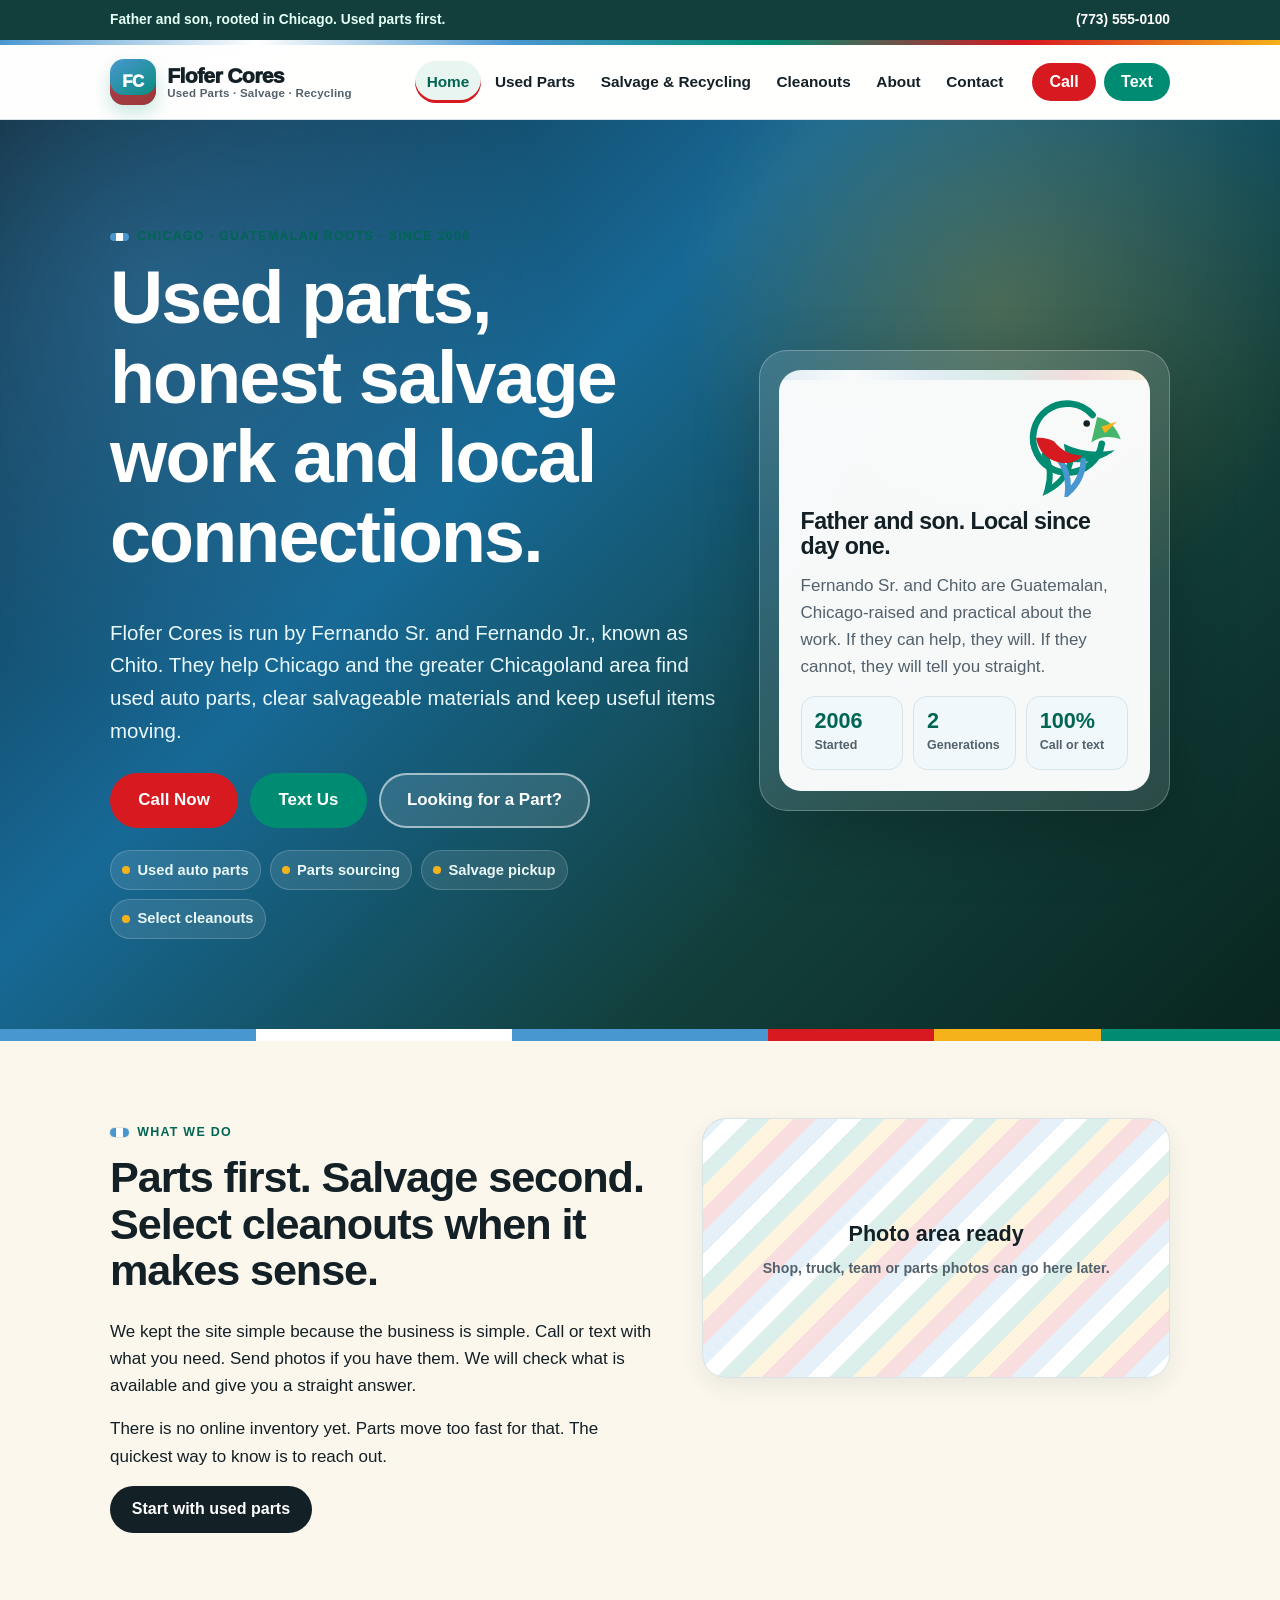
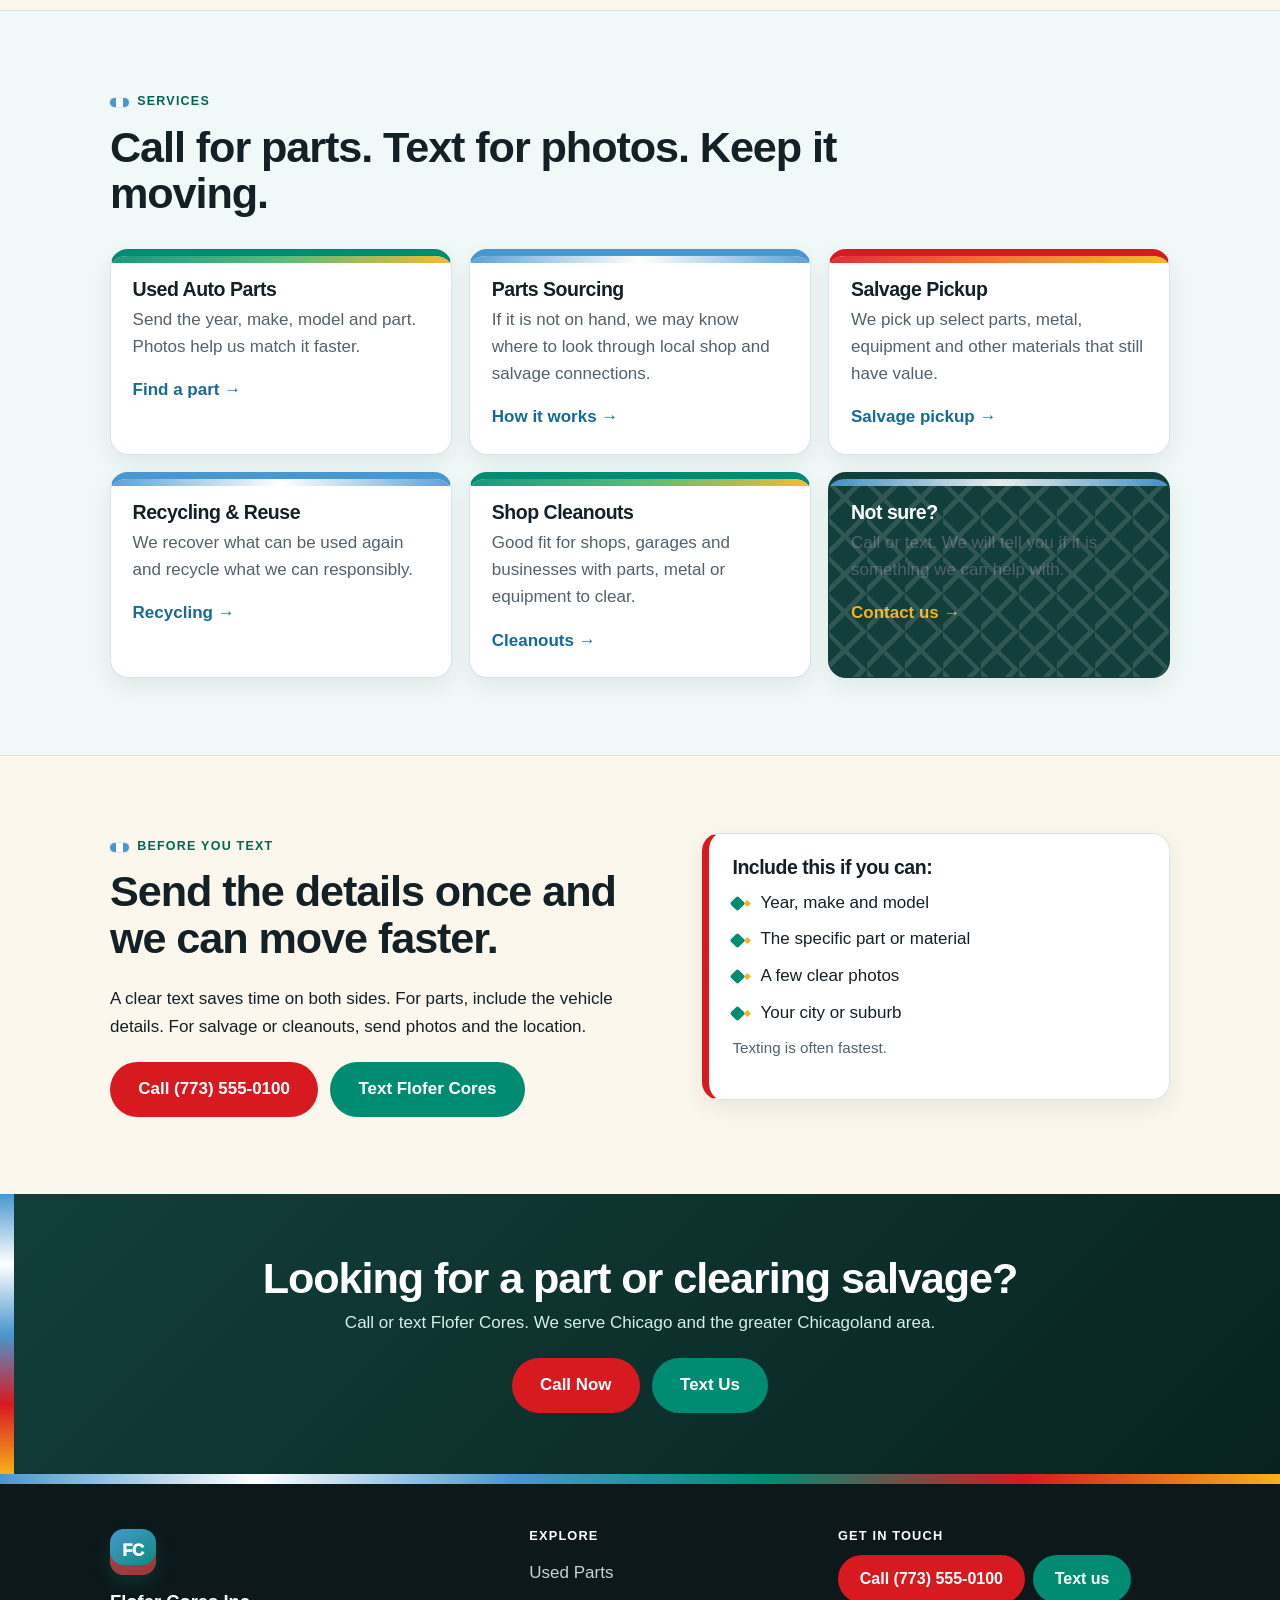
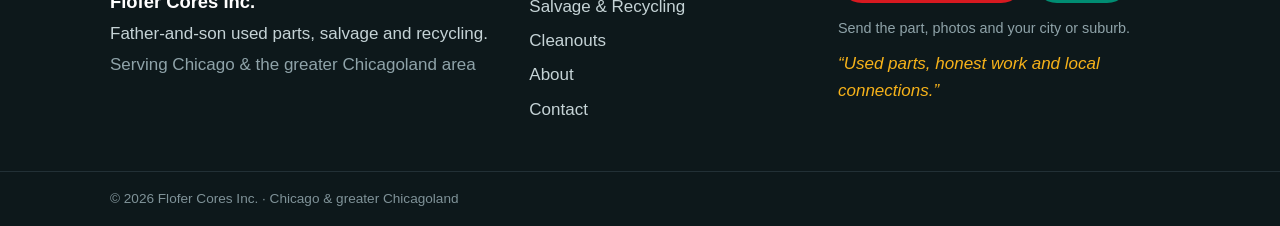
<file: index.html>
<!DOCTYPE html>
<html lang="en" class="no-js">
<head>
<meta charset="utf-8">
<meta name="viewport" content="width=device-width, initial-scale=1">
<!-- Placeholders: phone (773) 555-0100 / +17735550100 · domain oogisoft.com/flofer-cores -->
<title>Flofer Cores Inc. | Used Parts, Salvage & Recycling in Chicagoland</title>
<meta name="description" content="Father-and-son used auto parts, salvage and recycling in Chicago and the greater Chicagoland area since 2006. Call or text Flofer Cores for parts and salvage pickup.">
<link rel="canonical" href="https://oogisoft.com/flofer-cores/">
<meta name="theme-color" content="#4997d0">
<meta property="og:type" content="website">
<meta property="og:site_name" content="Flofer Cores Inc.">
<meta property="og:title" content="Flofer Cores Inc. | Used Parts, Salvage & Recycling in Chicagoland">
<meta property="og:description" content="Father-and-son used parts, salvage and recycling in Chicago and the greater Chicagoland area. Call or text for parts, salvage pickup and select cleanouts.">
<meta property="og:url" content="https://oogisoft.com/flofer-cores/">
<meta property="og:image" content="https://oogisoft.com/flofer-cores/img/og-cover.svg">
<meta name="twitter:card" content="summary_large_image">
<link rel="icon" type="image/svg+xml" href="favicon.svg">
<link rel="apple-touch-icon" href="favicon.svg">
<link rel="stylesheet" href="css/styles.css">
<script>document.documentElement.classList.replace("no-js","js");</script>
<script type="application/ld+json">
    {
  "@context": "https://schema.org",
  "@type": "AutoPartsStore",
  "@id": "https://oogisoft.com/flofer-cores/#business",
  "name": "Flofer Cores Inc.",
  "alternateName": "Flofer Cores",
  "description": "Father-and-son used auto parts, salvage and recycling business serving Chicago and the greater Chicagoland area since 2006.",
  "url": "https://oogisoft.com/flofer-cores/",
  "telephone": "+1-773-555-0100",
  "foundingDate": "2006",
  "priceRange": "$$",
  "slogan": "Used parts, honest work and local connections.",
  "areaServed": [
    { "@type": "City", "name": "Chicago" },
    { "@type": "AdministrativeArea", "name": "Greater Chicagoland area" }
  ],
  "address": {
    "@type": "PostalAddress",
    "addressLocality": "Chicago",
    "addressRegion": "IL",
    "addressCountry": "US"
  },
  "founder": [
    { "@type": "Person", "name": "Fernando Sr." },
    { "@type": "Person", "name": "Fernando Jr.", "alternateName": "Chito" }
  ],
  "knowsAbout": ["Used auto parts", "Parts sourcing", "Salvage pickup", "Scrap metal recycling", "Shop and business cleanouts"],
  "image": "https://oogisoft.com/flofer-cores/img/og-cover.svg"
}
</script>
</head>
<body>
    <a class="skip-link" href="#main">Skip to content</a>
<div class="utilitybar">
  <div class="container utilitybar__inner">
    <span class="utilitybar__msg">Father and son, rooted in Chicago. Used parts first.</span>
    <a class="utilitybar__phone" href="tel:+17735550100">(773) 555-0100</a>
  </div>
</div>
<header class="site-header">
  <div class="container site-header__inner">
    <a class="brand" href="./">
      <span class="brand__mark" aria-hidden="true">FC</span>
      <span class="brand__text">
        <span class="brand__name">Flofer Cores</span>
        <span class="brand__tag">Used Parts · Salvage · Recycling</span>
      </span>
    </a>
    <button class="nav-toggle" type="button" aria-expanded="false" aria-controls="site-nav" aria-label="Open menu">
      <span class="nav-toggle__bar"></span><span class="nav-toggle__bar"></span><span class="nav-toggle__bar"></span>
    </button>
    <nav id="site-nav" class="site-nav" aria-label="Primary">
      <ul class="site-nav__list">
        <li><a href="./" aria-current="page" class="is-active">Home</a></li>
    <li><a href="used-parts.html">Used Parts</a></li>
    <li><a href="salvage-recycling.html">Salvage &amp; Recycling</a></li>
    <li><a href="cleanouts.html">Cleanouts</a></li>
    <li><a href="about.html">About</a></li>
    <li><a href="contact.html">Contact</a></li>
      </ul>
      <div class="site-nav__cta">
        <a class="btn btn--call" href="tel:+17735550100" aria-label="Call Flofer Cores">Call</a>
        <a class="btn btn--text" href="sms:+17735550100" aria-label="Text Flofer Cores">Text</a>
      </div>
    </nav>
  </div>
</header>

<main id="main">
      <section class="hero">
    <div class="container hero__inner">
      <div>
        <span class="eyebrow">Chicago · Guatemalan roots · Since 2006</span>
        <h1>Used parts, honest salvage work and local connections.</h1>
        <p class="hero__sub">Flofer Cores is run by Fernando Sr. and Fernando Jr., known as Chito. They help Chicago and the greater Chicagoland area find used auto parts, clear salvageable materials and keep useful items moving.</p>
        <div class="hero__cta">
          <a class="btn btn--call btn--lg" href="tel:+17735550100">Call Now</a>
          <a class="btn btn--text btn--lg" href="sms:+17735550100">Text Us</a>
          <a class="btn btn--ghost btn--lg" href="used-parts.html">Looking for a Part?</a>
        </div>
        <div class="hero__trust">
          <span>Used auto parts</span>
          <span>Parts sourcing</span>
          <span>Salvage pickup</span>
          <span>Select cleanouts</span>
        </div>
      </div>
      <aside class="hero-card" aria-label="About Flofer Cores">
        <div class="hero-card__inner pattern-panel">
          <svg class="quetzal-mark" viewBox="0 0 180 160" fill="none" xmlns="http://www.w3.org/2000/svg" aria-hidden="true">
  <path d="M126 35c-18-20-48-23-70-7-20 15-27 43-15 66 9 18 27 29 47 29 26 0 48-19 52-44" stroke="currentColor" stroke-width="10" stroke-linecap="round"/>
  <path d="M133 38c18 4 30 17 36 34-18-6-33-4-45 5" fill="#44b56b"/>
  <path d="M82 79c23 11 49 15 78 10-19 15-43 21-73 17" fill="#008c72"/>
  <path d="M92 107c-5 20-17 34-35 43 6-20 5-38-4-55" stroke="#008c72" stroke-width="9" stroke-linecap="round"/>
  <path d="M112 105c-1 20-9 36-24 49 2-20-2-37-13-51" stroke="#4997d0" stroke-width="9" stroke-linecap="round"/>
  <path d="M67 75c11 14 25 21 43 22-8 11-26 15-43 8-16-7-25-20-27-35 10-1 19 1 27 5Z" fill="#d71920"/>
  <circle cx="117" cy="48" r="5" fill="#132026"/>
  <path d="M139 53l24-8-18 18" fill="#f6b21a"/>
</svg>

          <h2>Father and son. Local since day one.</h2>
          <p>Fernando Sr. and Chito are Guatemalan, Chicago-raised and practical about the work. If they can help, they will. If they cannot, they will tell you straight.</p>
          <div class="stats">
            <div class="stat"><strong>2006</strong><span>Started</span></div>
            <div class="stat"><strong>2</strong><span>Generations</span></div>
            <div class="stat"><strong>100%</strong><span>Call or text</span></div>
          </div>
        </div>
      </aside>
    </div>
  </section>

  <section class="section">
    <div class="container split">
      <div>
        <span class="eyebrow">What we do</span>
        <h2>Parts first. Salvage second. Select cleanouts when it makes sense.</h2>
        <p>We kept the site simple because the business is simple. Call or text with what you need. Send photos if you have them. We will check what is available and give you a straight answer.</p>
        <p>There is no online inventory yet. Parts move too fast for that. The quickest way to know is to reach out.</p>
        <a class="btn btn--dark" href="used-parts.html">Start with used parts</a>
      </div>
      <div class="photo-slot">
        <div><span>Photo area ready</span><small>Shop, truck, team or parts photos can go here later.</small></div>
      </div>
    </div>
  </section>

  <section class="section section--alt">
    <div class="container">
      <div class="section__head">
        <span class="eyebrow">Services</span>
        <h2>Call for parts. Text for photos. Keep it moving.</h2>
      </div>
      <div class="cards cards--3">
        <article class="card card--green">
          <h3>Used Auto Parts</h3>
          <p>Send the year, make, model and part. Photos help us match it faster.</p>
          <a class="card__link" href="used-parts.html">Find a part →</a>
        </article>
        <article class="card">
          <h3>Parts Sourcing</h3>
          <p>If it is not on hand, we may know where to look through local shop and salvage connections.</p>
          <a class="card__link" href="used-parts.html">How it works →</a>
        </article>
        <article class="card card--accent">
          <h3>Salvage Pickup</h3>
          <p>We pick up select parts, metal, equipment and other materials that still have value.</p>
          <a class="card__link" href="salvage-recycling.html">Salvage pickup →</a>
        </article>
        <article class="card">
          <h3>Recycling & Reuse</h3>
          <p>We recover what can be used again and recycle what we can responsibly.</p>
          <a class="card__link" href="salvage-recycling.html">Recycling →</a>
        </article>
        <article class="card card--green">
          <h3>Shop Cleanouts</h3>
          <p>Good fit for shops, garages and businesses with parts, metal or equipment to clear.</p>
          <a class="card__link" href="cleanouts.html">Cleanouts →</a>
        </article>
        <article class="card card--dark pattern-panel">
          <h3>Not sure?</h3>
          <p>Call or text. We will tell you if it is something we can help with.</p>
          <a class="card__link" style="color:var(--marigold)" href="contact.html">Contact us →</a>
        </article>
      </div>
    </div>
  </section>

  <section class="section">
    <div class="container split">
      <div>
        <span class="eyebrow">Before you text</span>
        <h2>Send the details once and we can move faster.</h2>
        <p>A clear text saves time on both sides. For parts, include the vehicle details. For salvage or cleanouts, send photos and the location.</p>
        <div class="flow-cta">
          <a class="btn btn--call btn--lg" href="tel:+17735550100">Call (773) 555-0100</a>
          <a class="btn btn--text btn--lg" href="sms:+17735550100">Text Flofer Cores</a>
        </div>
      </div>
      <div class="intake">
        <h3 class="mt-0">Include this if you can:</h3>
        <ul class="checklist">
          <li>Year, make and model</li>
          <li>The specific part or material</li>
          <li>A few clear photos</li>
          <li>Your city or suburb</li>
        </ul>
        <p class="note-soft mt-0">Texting is often fastest.</p>
      </div>
    </div>
  </section>

  <section class="ctaband">
    <div class="container ctaband__inner">
      <h2>Looking for a part or clearing salvage?</h2>
      <p>Call or text Flofer Cores. We serve Chicago and the greater Chicagoland area.</p>
      <div class="hero__cta">
        <a class="btn btn--call btn--lg" href="tel:+17735550100">Call Now</a>
        <a class="btn btn--text btn--lg" href="sms:+17735550100">Text Us</a>
      </div>
    </div>
  </section>

</main>
    <footer class="site-footer">
  <div class="container site-footer__inner">
    <div class="site-footer__col site-footer__brand">
      <span class="brand__mark" aria-hidden="true">FC</span>
      <p class="site-footer__name">Flofer Cores Inc.</p>
      <p class="site-footer__desc">Father-and-son used parts, salvage and recycling.</p>
      <p class="site-footer__area">Serving Chicago &amp; the greater Chicagoland area</p>
    </div>
    <div class="site-footer__col">
      <h2 class="site-footer__h">Explore</h2>
      <ul class="site-footer__links">
        <li><a href="used-parts.html">Used Parts</a></li>
        <li><a href="salvage-recycling.html">Salvage &amp; Recycling</a></li>
        <li><a href="cleanouts.html">Cleanouts</a></li>
        <li><a href="about.html">About</a></li>
        <li><a href="contact.html">Contact</a></li>
      </ul>
    </div>
    <div class="site-footer__col">
      <h2 class="site-footer__h">Get in touch</h2>
      <p class="site-footer__contact">
        <a class="btn btn--call" href="tel:+17735550100">Call (773) 555-0100</a>
        <a class="btn btn--text" href="sms:+17735550100">Text us</a>
      </p>
      <p class="site-footer__note">Send the part, photos and your city or suburb.</p>
      <p class="site-footer__tagline">“Used parts, honest work and local connections.”</p>
    </div>
  </div>
  <div class="site-footer__bottom">
    <div class="container">
      <p>© 2026 Flofer Cores Inc. · Chicago &amp; greater Chicagoland</p>
    </div>
  </div>
</footer>
<div class="callbar">
  <a class="callbar__btn callbar__btn--call" href="tel:+17735550100">Call</a>
  <a class="callbar__btn callbar__btn--text" href="sms:+17735550100">Text</a>
</div>
<script src="js/menu.js" defer></script>

</body>
</html>
</file>
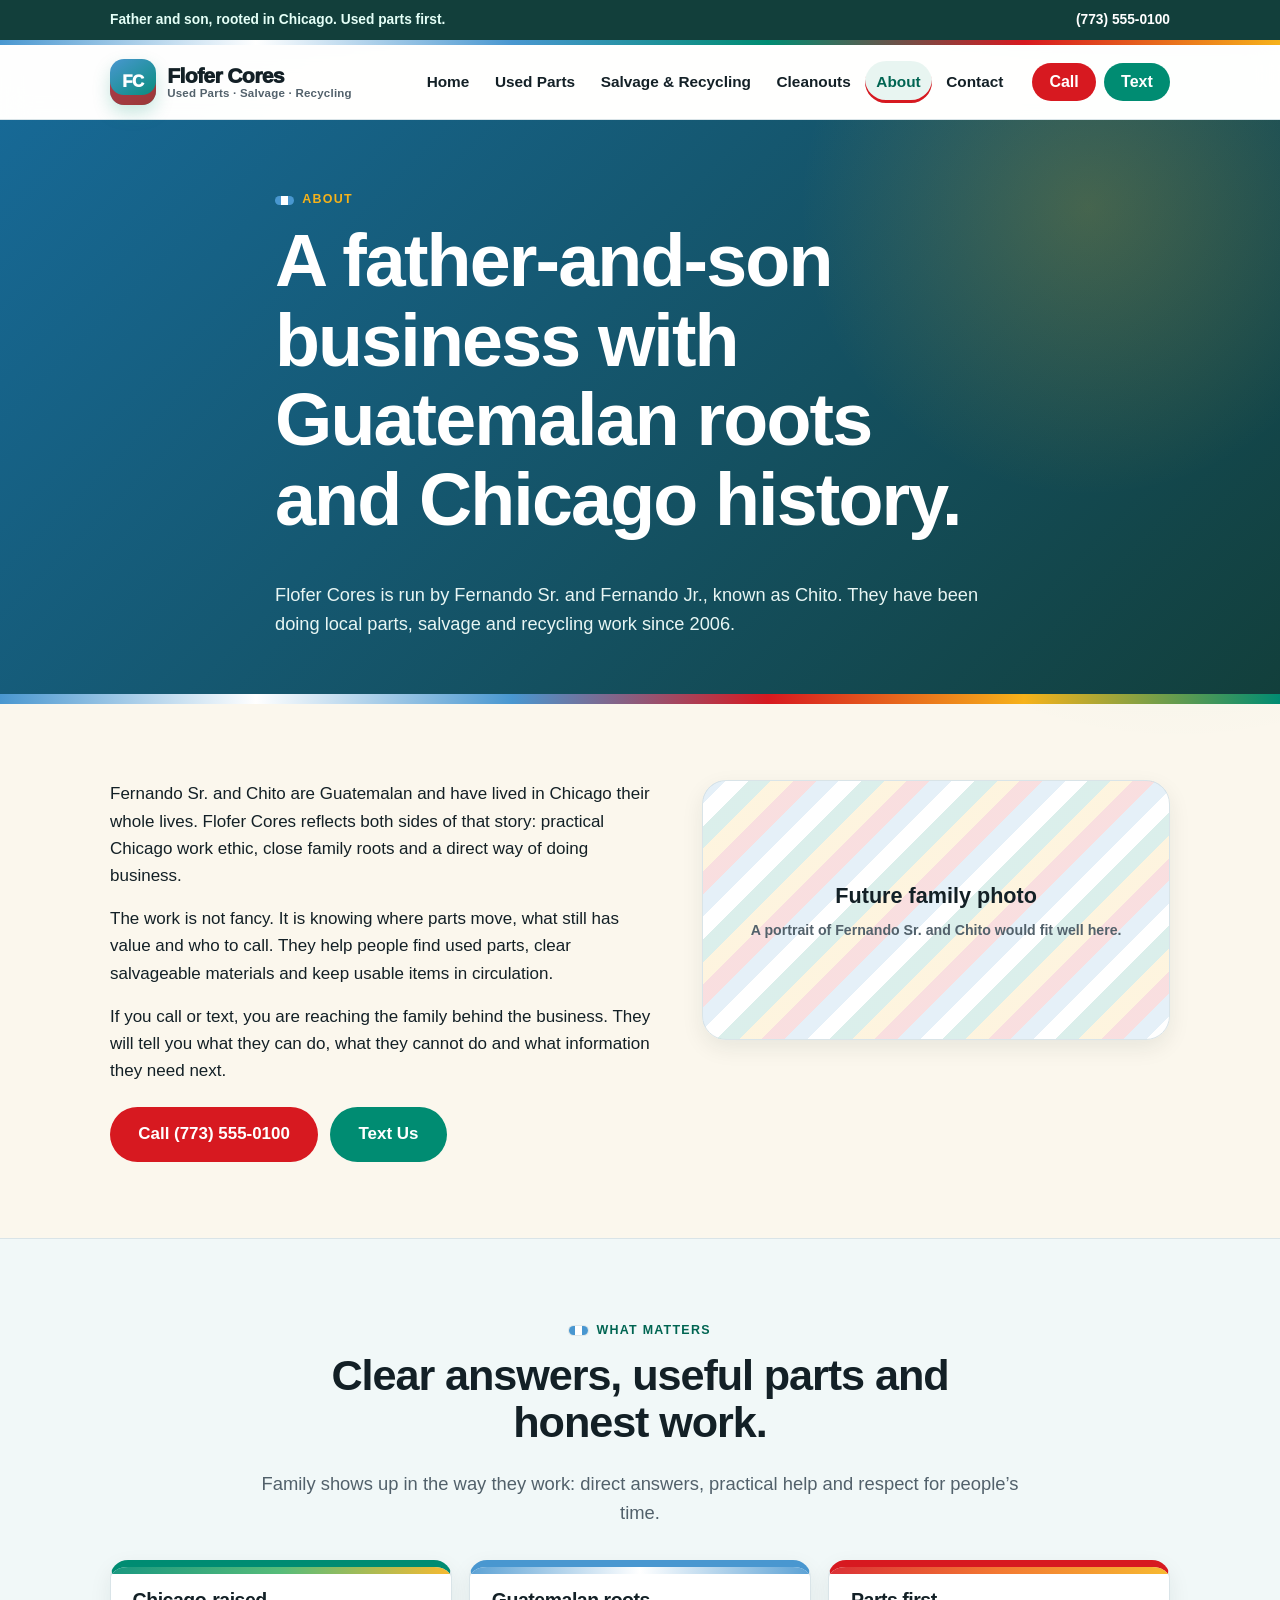
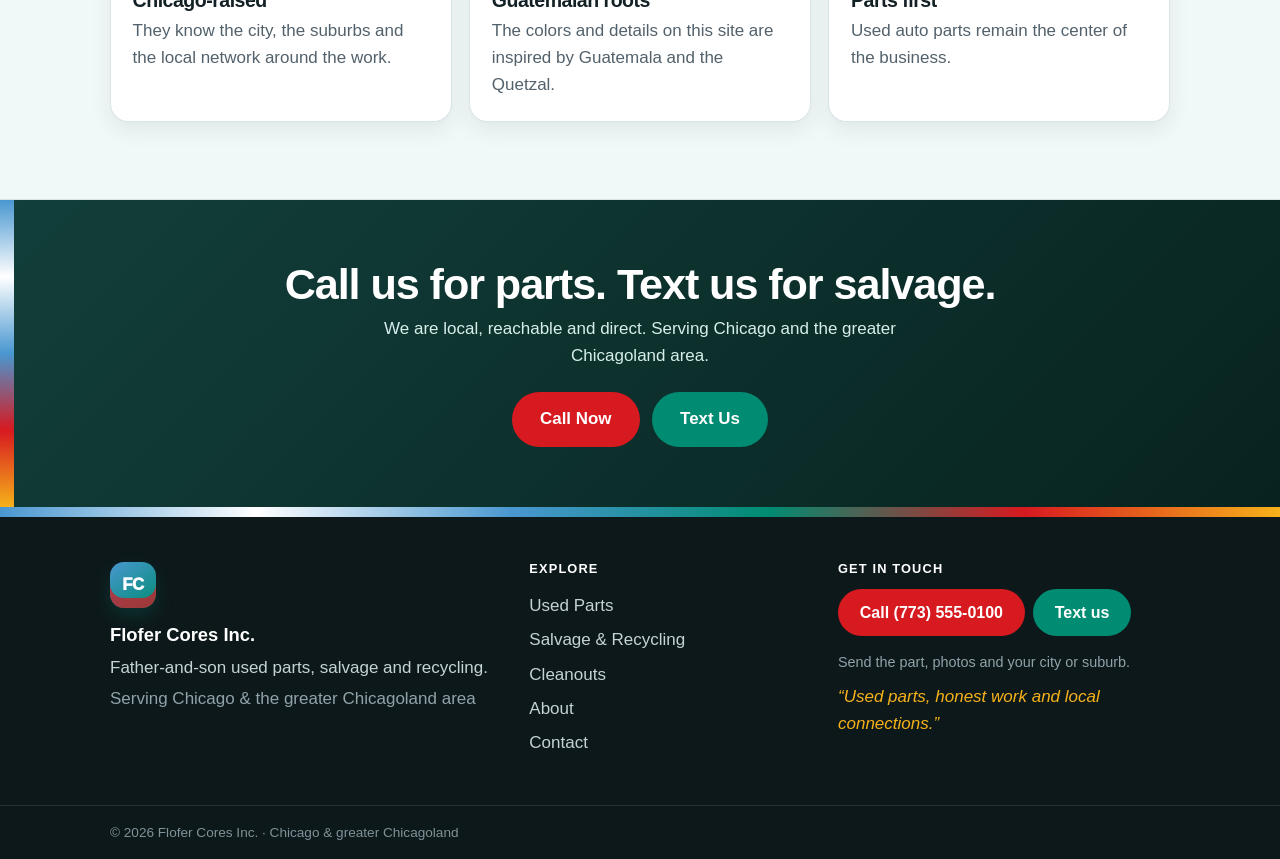
<file: about.html>
<!DOCTYPE html>
<html lang="en" class="no-js">
<head>
<meta charset="utf-8">
<meta name="viewport" content="width=device-width, initial-scale=1">
<!-- Placeholders: phone (773) 555-0100 / +17735550100 · domain oogisoft.com/flofer-cores -->
<title>About Flofer Cores | Fernando Sr. and Chito</title>
<meta name="description" content="Flofer Cores is run by Fernando Sr. and Fernando Jr., known as Chito. A father-and-son used parts, salvage and recycling business serving Chicagoland.">
<link rel="canonical" href="https://oogisoft.com/flofer-cores/about.html">
<meta name="theme-color" content="#4997d0">
<meta property="og:type" content="website">
<meta property="og:site_name" content="Flofer Cores Inc.">
<meta property="og:title" content="About Flofer Cores | Fernando Sr. and Chito">
<meta property="og:description" content="A father-and-son used parts, salvage and recycling business with Guatemalan roots and Chicago history.">
<meta property="og:url" content="https://oogisoft.com/flofer-cores/about.html">
<meta property="og:image" content="https://oogisoft.com/flofer-cores/img/og-cover.svg">
<meta name="twitter:card" content="summary_large_image">
<link rel="icon" type="image/svg+xml" href="favicon.svg">
<link rel="apple-touch-icon" href="favicon.svg">
<link rel="stylesheet" href="css/styles.css">
<script>document.documentElement.classList.replace("no-js","js");</script>
<script type="application/ld+json">
    {
  "@context": "https://schema.org",
  "@type": "AutoPartsStore",
  "@id": "https://oogisoft.com/flofer-cores/#business",
  "name": "Flofer Cores Inc.",
  "alternateName": "Flofer Cores",
  "description": "Father-and-son used auto parts, salvage and recycling business serving Chicago and the greater Chicagoland area since 2006.",
  "url": "https://oogisoft.com/flofer-cores/",
  "telephone": "+1-773-555-0100",
  "foundingDate": "2006",
  "priceRange": "$$",
  "slogan": "Used parts, honest work and local connections.",
  "areaServed": [
    { "@type": "City", "name": "Chicago" },
    { "@type": "AdministrativeArea", "name": "Greater Chicagoland area" }
  ],
  "address": {
    "@type": "PostalAddress",
    "addressLocality": "Chicago",
    "addressRegion": "IL",
    "addressCountry": "US"
  },
  "founder": [
    { "@type": "Person", "name": "Fernando Sr." },
    { "@type": "Person", "name": "Fernando Jr.", "alternateName": "Chito" }
  ],
  "knowsAbout": ["Used auto parts", "Parts sourcing", "Salvage pickup", "Scrap metal recycling", "Shop and business cleanouts"],
  "image": "https://oogisoft.com/flofer-cores/img/og-cover.svg"
}
</script>
</head>
<body>
    <a class="skip-link" href="#main">Skip to content</a>
<div class="utilitybar">
  <div class="container utilitybar__inner">
    <span class="utilitybar__msg">Father and son, rooted in Chicago. Used parts first.</span>
    <a class="utilitybar__phone" href="tel:+17735550100">(773) 555-0100</a>
  </div>
</div>
<header class="site-header">
  <div class="container site-header__inner">
    <a class="brand" href="./">
      <span class="brand__mark" aria-hidden="true">FC</span>
      <span class="brand__text">
        <span class="brand__name">Flofer Cores</span>
        <span class="brand__tag">Used Parts · Salvage · Recycling</span>
      </span>
    </a>
    <button class="nav-toggle" type="button" aria-expanded="false" aria-controls="site-nav" aria-label="Open menu">
      <span class="nav-toggle__bar"></span><span class="nav-toggle__bar"></span><span class="nav-toggle__bar"></span>
    </button>
    <nav id="site-nav" class="site-nav" aria-label="Primary">
      <ul class="site-nav__list">
        <li><a href="./">Home</a></li>
    <li><a href="used-parts.html">Used Parts</a></li>
    <li><a href="salvage-recycling.html">Salvage &amp; Recycling</a></li>
    <li><a href="cleanouts.html">Cleanouts</a></li>
    <li><a href="about.html" aria-current="page" class="is-active">About</a></li>
    <li><a href="contact.html">Contact</a></li>
      </ul>
      <div class="site-nav__cta">
        <a class="btn btn--call" href="tel:+17735550100" aria-label="Call Flofer Cores">Call</a>
        <a class="btn btn--text" href="sms:+17735550100" aria-label="Text Flofer Cores">Text</a>
      </div>
    </nav>
  </div>
</header>

<main id="main">
    <section class="pagehead"><div class="container pagehead__inner"><span class="eyebrow">About</span><h1>A father-and-son business with Guatemalan roots and Chicago history.</h1><p>Flofer Cores is run by Fernando Sr. and Fernando Jr., known as Chito. They have been doing local parts, salvage and recycling work since 2006.</p></div></section>
<section class="section"><div class="container split"><div class="prose"><p>Fernando Sr. and Chito are Guatemalan and have lived in Chicago their whole lives. Flofer Cores reflects both sides of that story: practical Chicago work ethic, close family roots and a direct way of doing business.</p><p>The work is not fancy. It is knowing where parts move, what still has value and who to call. They help people find used parts, clear salvageable materials and keep usable items in circulation.</p><p>If you call or text, you are reaching the family behind the business. They will tell you what they can do, what they cannot do and what information they need next.</p><div class="flow-cta"><a class="btn btn--call btn--lg" href="tel:+17735550100">Call (773) 555-0100</a><a class="btn btn--text btn--lg" href="sms:+17735550100">Text Us</a></div></div><div class="photo-slot"><div><span>Future family photo</span><small>A portrait of Fernando Sr. and Chito would fit well here.</small></div></div></div></section>
<section class="section section--alt"><div class="container"><div class="section__head center"><span class="eyebrow">What matters</span><h2>Clear answers, useful parts and honest work.</h2><p class="lead">Family shows up in the way they work: direct answers, practical help and respect for people’s time.</p></div><div class="cards cards--3"><article class="card card--green"><h3>Chicago-raised</h3><p>They know the city, the suburbs and the local network around the work.</p></article><article class="card"><h3>Guatemalan roots</h3><p>The colors and details on this site are inspired by Guatemala and the Quetzal.</p></article><article class="card card--accent"><h3>Parts first</h3><p>Used auto parts remain the center of the business.</p></article></div></div></section>
<section class="ctaband"><div class="container ctaband__inner"><h2>Call us for parts. Text us for salvage.</h2><p>We are local, reachable and direct. Serving Chicago and the greater Chicagoland area.</p><div class="hero__cta"><a class="btn btn--call btn--lg" href="tel:+17735550100">Call Now</a><a class="btn btn--text btn--lg" href="sms:+17735550100">Text Us</a></div></div></section>

</main>
    <footer class="site-footer">
  <div class="container site-footer__inner">
    <div class="site-footer__col site-footer__brand">
      <span class="brand__mark" aria-hidden="true">FC</span>
      <p class="site-footer__name">Flofer Cores Inc.</p>
      <p class="site-footer__desc">Father-and-son used parts, salvage and recycling.</p>
      <p class="site-footer__area">Serving Chicago &amp; the greater Chicagoland area</p>
    </div>
    <div class="site-footer__col">
      <h2 class="site-footer__h">Explore</h2>
      <ul class="site-footer__links">
        <li><a href="used-parts.html">Used Parts</a></li>
        <li><a href="salvage-recycling.html">Salvage &amp; Recycling</a></li>
        <li><a href="cleanouts.html">Cleanouts</a></li>
        <li><a href="about.html">About</a></li>
        <li><a href="contact.html">Contact</a></li>
      </ul>
    </div>
    <div class="site-footer__col">
      <h2 class="site-footer__h">Get in touch</h2>
      <p class="site-footer__contact">
        <a class="btn btn--call" href="tel:+17735550100">Call (773) 555-0100</a>
        <a class="btn btn--text" href="sms:+17735550100">Text us</a>
      </p>
      <p class="site-footer__note">Send the part, photos and your city or suburb.</p>
      <p class="site-footer__tagline">“Used parts, honest work and local connections.”</p>
    </div>
  </div>
  <div class="site-footer__bottom">
    <div class="container">
      <p>© 2026 Flofer Cores Inc. · Chicago &amp; greater Chicagoland</p>
    </div>
  </div>
</footer>
<div class="callbar">
  <a class="callbar__btn callbar__btn--call" href="tel:+17735550100">Call</a>
  <a class="callbar__btn callbar__btn--text" href="sms:+17735550100">Text</a>
</div>
<script src="js/menu.js" defer></script>

</body>
</html>
</file>
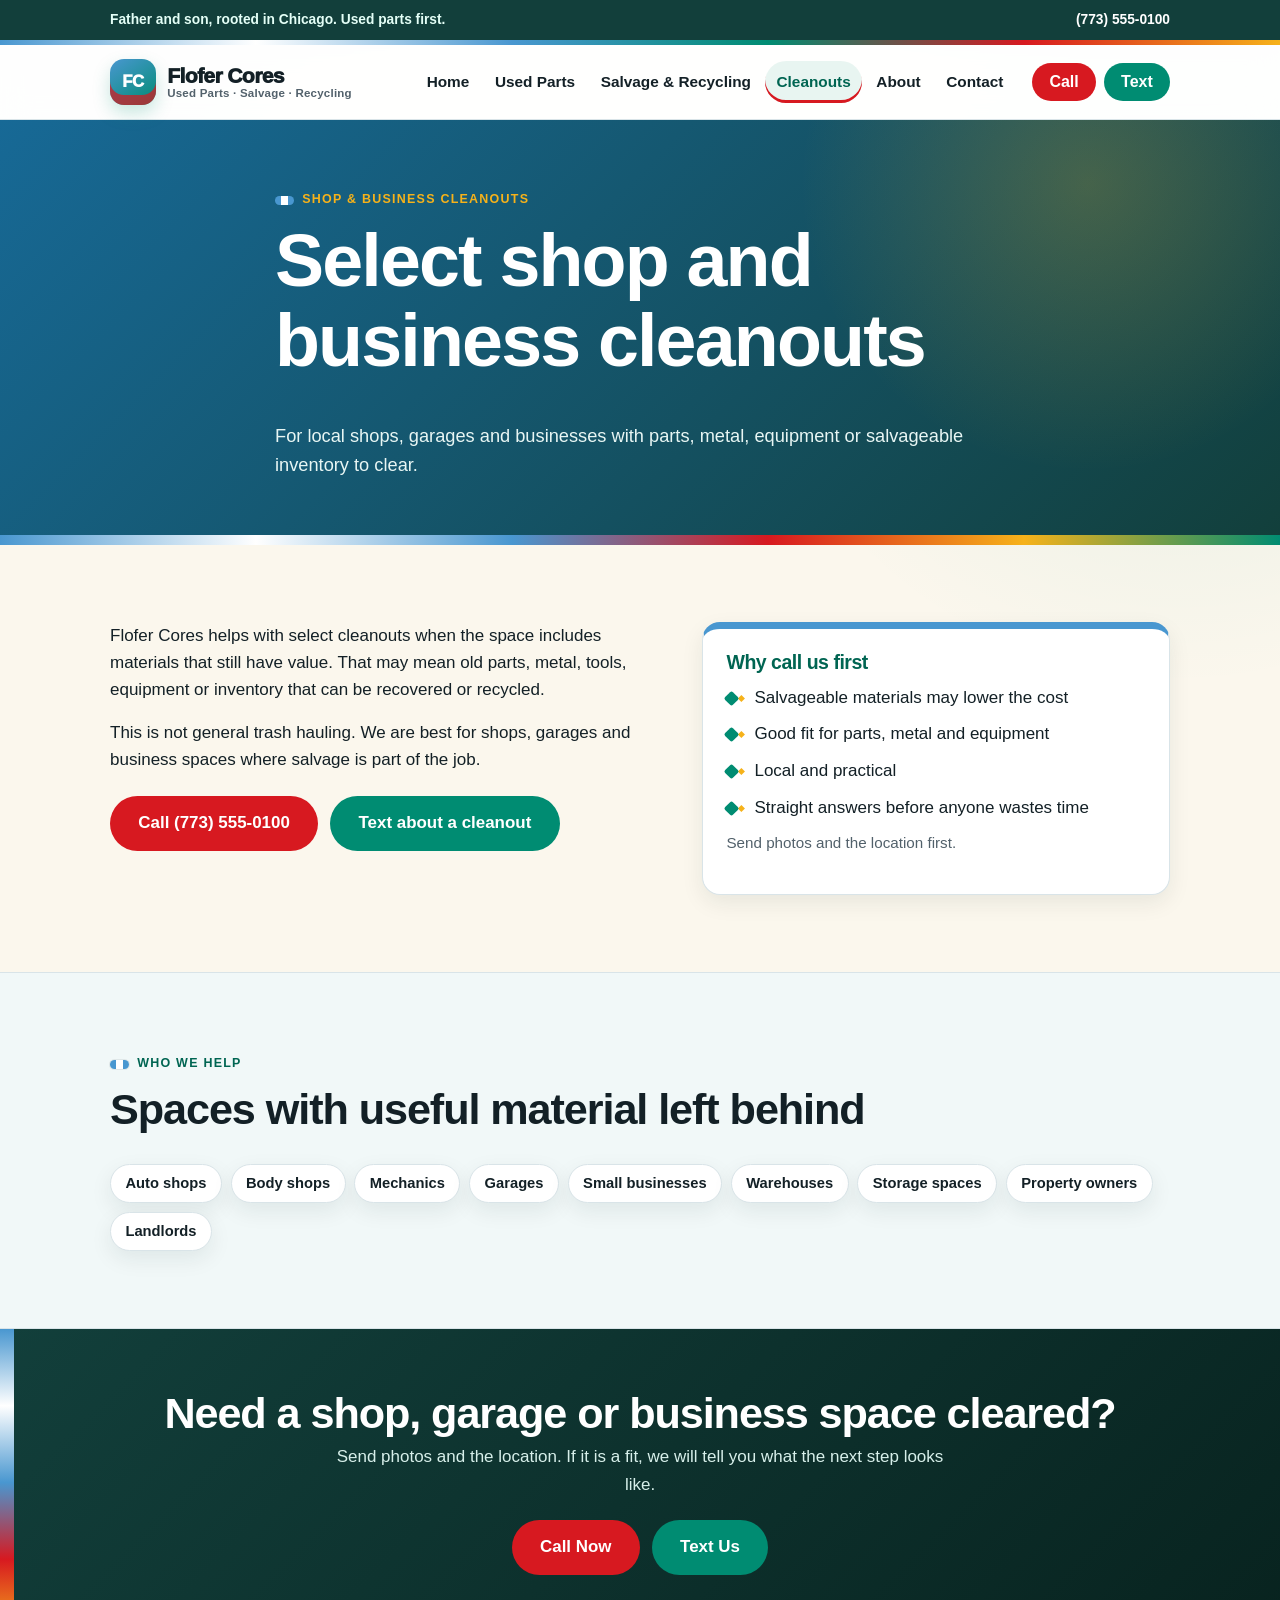
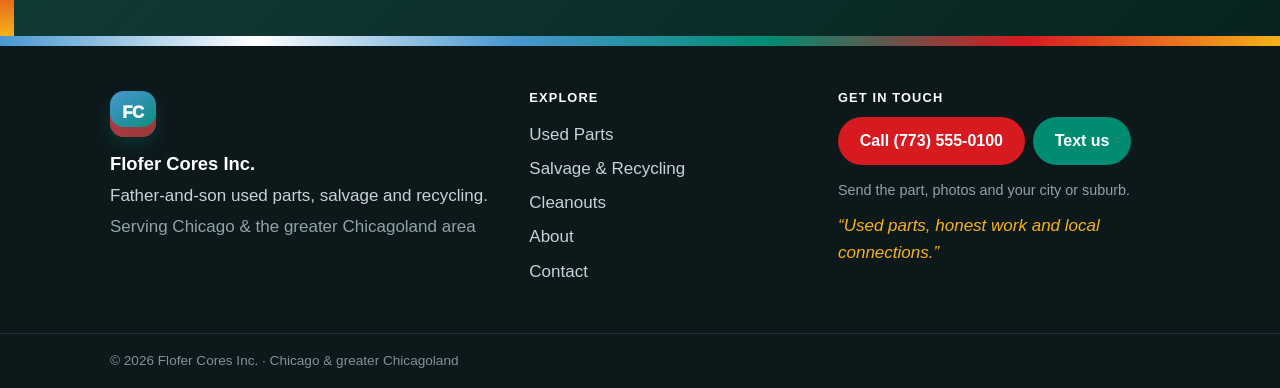
<file: cleanouts.html>
<!DOCTYPE html>
<html lang="en" class="no-js">
<head>
<meta charset="utf-8">
<meta name="viewport" content="width=device-width, initial-scale=1">
<!-- Placeholders: phone (773) 555-0100 / +17735550100 · domain oogisoft.com/flofer-cores -->
<title>Shop & Business Cleanouts in Chicagoland | Flofer Cores</title>
<meta name="description" content="Flofer Cores handles select shop and business cleanouts when the job includes parts, metal, equipment or salvageable materials.">
<link rel="canonical" href="https://oogisoft.com/flofer-cores/cleanouts.html">
<meta name="theme-color" content="#4997d0">
<meta property="og:type" content="website">
<meta property="og:site_name" content="Flofer Cores Inc.">
<meta property="og:title" content="Shop & Business Cleanouts in Chicagoland | Flofer Cores">
<meta property="og:description" content="Select shop and business cleanouts across Chicagoland for spaces with parts, metal, equipment or salvageable materials.">
<meta property="og:url" content="https://oogisoft.com/flofer-cores/cleanouts.html">
<meta property="og:image" content="https://oogisoft.com/flofer-cores/img/og-cover.svg">
<meta name="twitter:card" content="summary_large_image">
<link rel="icon" type="image/svg+xml" href="favicon.svg">
<link rel="apple-touch-icon" href="favicon.svg">
<link rel="stylesheet" href="css/styles.css">
<script>document.documentElement.classList.replace("no-js","js");</script>
<script type="application/ld+json">
    {
  "@context": "https://schema.org",
  "@type": "AutoPartsStore",
  "@id": "https://oogisoft.com/flofer-cores/#business",
  "name": "Flofer Cores Inc.",
  "alternateName": "Flofer Cores",
  "description": "Father-and-son used auto parts, salvage and recycling business serving Chicago and the greater Chicagoland area since 2006.",
  "url": "https://oogisoft.com/flofer-cores/",
  "telephone": "+1-773-555-0100",
  "foundingDate": "2006",
  "priceRange": "$$",
  "slogan": "Used parts, honest work and local connections.",
  "areaServed": [
    { "@type": "City", "name": "Chicago" },
    { "@type": "AdministrativeArea", "name": "Greater Chicagoland area" }
  ],
  "address": {
    "@type": "PostalAddress",
    "addressLocality": "Chicago",
    "addressRegion": "IL",
    "addressCountry": "US"
  },
  "founder": [
    { "@type": "Person", "name": "Fernando Sr." },
    { "@type": "Person", "name": "Fernando Jr.", "alternateName": "Chito" }
  ],
  "knowsAbout": ["Used auto parts", "Parts sourcing", "Salvage pickup", "Scrap metal recycling", "Shop and business cleanouts"],
  "image": "https://oogisoft.com/flofer-cores/img/og-cover.svg"
}
</script>
</head>
<body>
    <a class="skip-link" href="#main">Skip to content</a>
<div class="utilitybar">
  <div class="container utilitybar__inner">
    <span class="utilitybar__msg">Father and son, rooted in Chicago. Used parts first.</span>
    <a class="utilitybar__phone" href="tel:+17735550100">(773) 555-0100</a>
  </div>
</div>
<header class="site-header">
  <div class="container site-header__inner">
    <a class="brand" href="./">
      <span class="brand__mark" aria-hidden="true">FC</span>
      <span class="brand__text">
        <span class="brand__name">Flofer Cores</span>
        <span class="brand__tag">Used Parts · Salvage · Recycling</span>
      </span>
    </a>
    <button class="nav-toggle" type="button" aria-expanded="false" aria-controls="site-nav" aria-label="Open menu">
      <span class="nav-toggle__bar"></span><span class="nav-toggle__bar"></span><span class="nav-toggle__bar"></span>
    </button>
    <nav id="site-nav" class="site-nav" aria-label="Primary">
      <ul class="site-nav__list">
        <li><a href="./">Home</a></li>
    <li><a href="used-parts.html">Used Parts</a></li>
    <li><a href="salvage-recycling.html">Salvage &amp; Recycling</a></li>
    <li><a href="cleanouts.html" aria-current="page" class="is-active">Cleanouts</a></li>
    <li><a href="about.html">About</a></li>
    <li><a href="contact.html">Contact</a></li>
      </ul>
      <div class="site-nav__cta">
        <a class="btn btn--call" href="tel:+17735550100" aria-label="Call Flofer Cores">Call</a>
        <a class="btn btn--text" href="sms:+17735550100" aria-label="Text Flofer Cores">Text</a>
      </div>
    </nav>
  </div>
</header>

<main id="main">
    <section class="pagehead"><div class="container pagehead__inner"><span class="eyebrow">Shop & Business Cleanouts</span><h1>Select shop and business cleanouts</h1><p>For local shops, garages and businesses with parts, metal, equipment or salvageable inventory to clear.</p></div></section>
<section class="section"><div class="container split"><div class="prose"><p>Flofer Cores helps with select cleanouts when the space includes materials that still have value. That may mean old parts, metal, tools, equipment or inventory that can be recovered or recycled.</p><p>This is not general trash hauling. We are best for shops, garages and business spaces where salvage is part of the job.</p><div class="flow-cta"><a class="btn btn--call btn--lg" href="tel:+17735550100">Call (773) 555-0100</a><a class="btn btn--text btn--lg" href="sms:+17735550100">Text about a cleanout</a></div></div><div class="panel"><h3 class="mt-0">Why call us first</h3><ul class="checklist"><li>Salvageable materials may lower the cost</li><li>Good fit for parts, metal and equipment</li><li>Local and practical</li><li>Straight answers before anyone wastes time</li></ul><p class="note-soft mt-0">Send photos and the location first.</p></div></div></section>
<section class="section section--alt"><div class="container"><div class="section__head"><span class="eyebrow">Who we help</span><h2>Spaces with useful material left behind</h2></div><ul class="taglist"><li>Auto shops</li><li>Body shops</li><li>Mechanics</li><li>Garages</li><li>Small businesses</li><li>Warehouses</li><li>Storage spaces</li><li>Property owners</li><li>Landlords</li></ul></div></section>
<section class="ctaband"><div class="container ctaband__inner"><h2>Need a shop, garage or business space cleared?</h2><p>Send photos and the location. If it is a fit, we will tell you what the next step looks like.</p><div class="hero__cta"><a class="btn btn--call btn--lg" href="tel:+17735550100">Call Now</a><a class="btn btn--text btn--lg" href="sms:+17735550100">Text Us</a></div></div></section>

</main>
    <footer class="site-footer">
  <div class="container site-footer__inner">
    <div class="site-footer__col site-footer__brand">
      <span class="brand__mark" aria-hidden="true">FC</span>
      <p class="site-footer__name">Flofer Cores Inc.</p>
      <p class="site-footer__desc">Father-and-son used parts, salvage and recycling.</p>
      <p class="site-footer__area">Serving Chicago &amp; the greater Chicagoland area</p>
    </div>
    <div class="site-footer__col">
      <h2 class="site-footer__h">Explore</h2>
      <ul class="site-footer__links">
        <li><a href="used-parts.html">Used Parts</a></li>
        <li><a href="salvage-recycling.html">Salvage &amp; Recycling</a></li>
        <li><a href="cleanouts.html">Cleanouts</a></li>
        <li><a href="about.html">About</a></li>
        <li><a href="contact.html">Contact</a></li>
      </ul>
    </div>
    <div class="site-footer__col">
      <h2 class="site-footer__h">Get in touch</h2>
      <p class="site-footer__contact">
        <a class="btn btn--call" href="tel:+17735550100">Call (773) 555-0100</a>
        <a class="btn btn--text" href="sms:+17735550100">Text us</a>
      </p>
      <p class="site-footer__note">Send the part, photos and your city or suburb.</p>
      <p class="site-footer__tagline">“Used parts, honest work and local connections.”</p>
    </div>
  </div>
  <div class="site-footer__bottom">
    <div class="container">
      <p>© 2026 Flofer Cores Inc. · Chicago &amp; greater Chicagoland</p>
    </div>
  </div>
</footer>
<div class="callbar">
  <a class="callbar__btn callbar__btn--call" href="tel:+17735550100">Call</a>
  <a class="callbar__btn callbar__btn--text" href="sms:+17735550100">Text</a>
</div>
<script src="js/menu.js" defer></script>

</body>
</html>
</file>
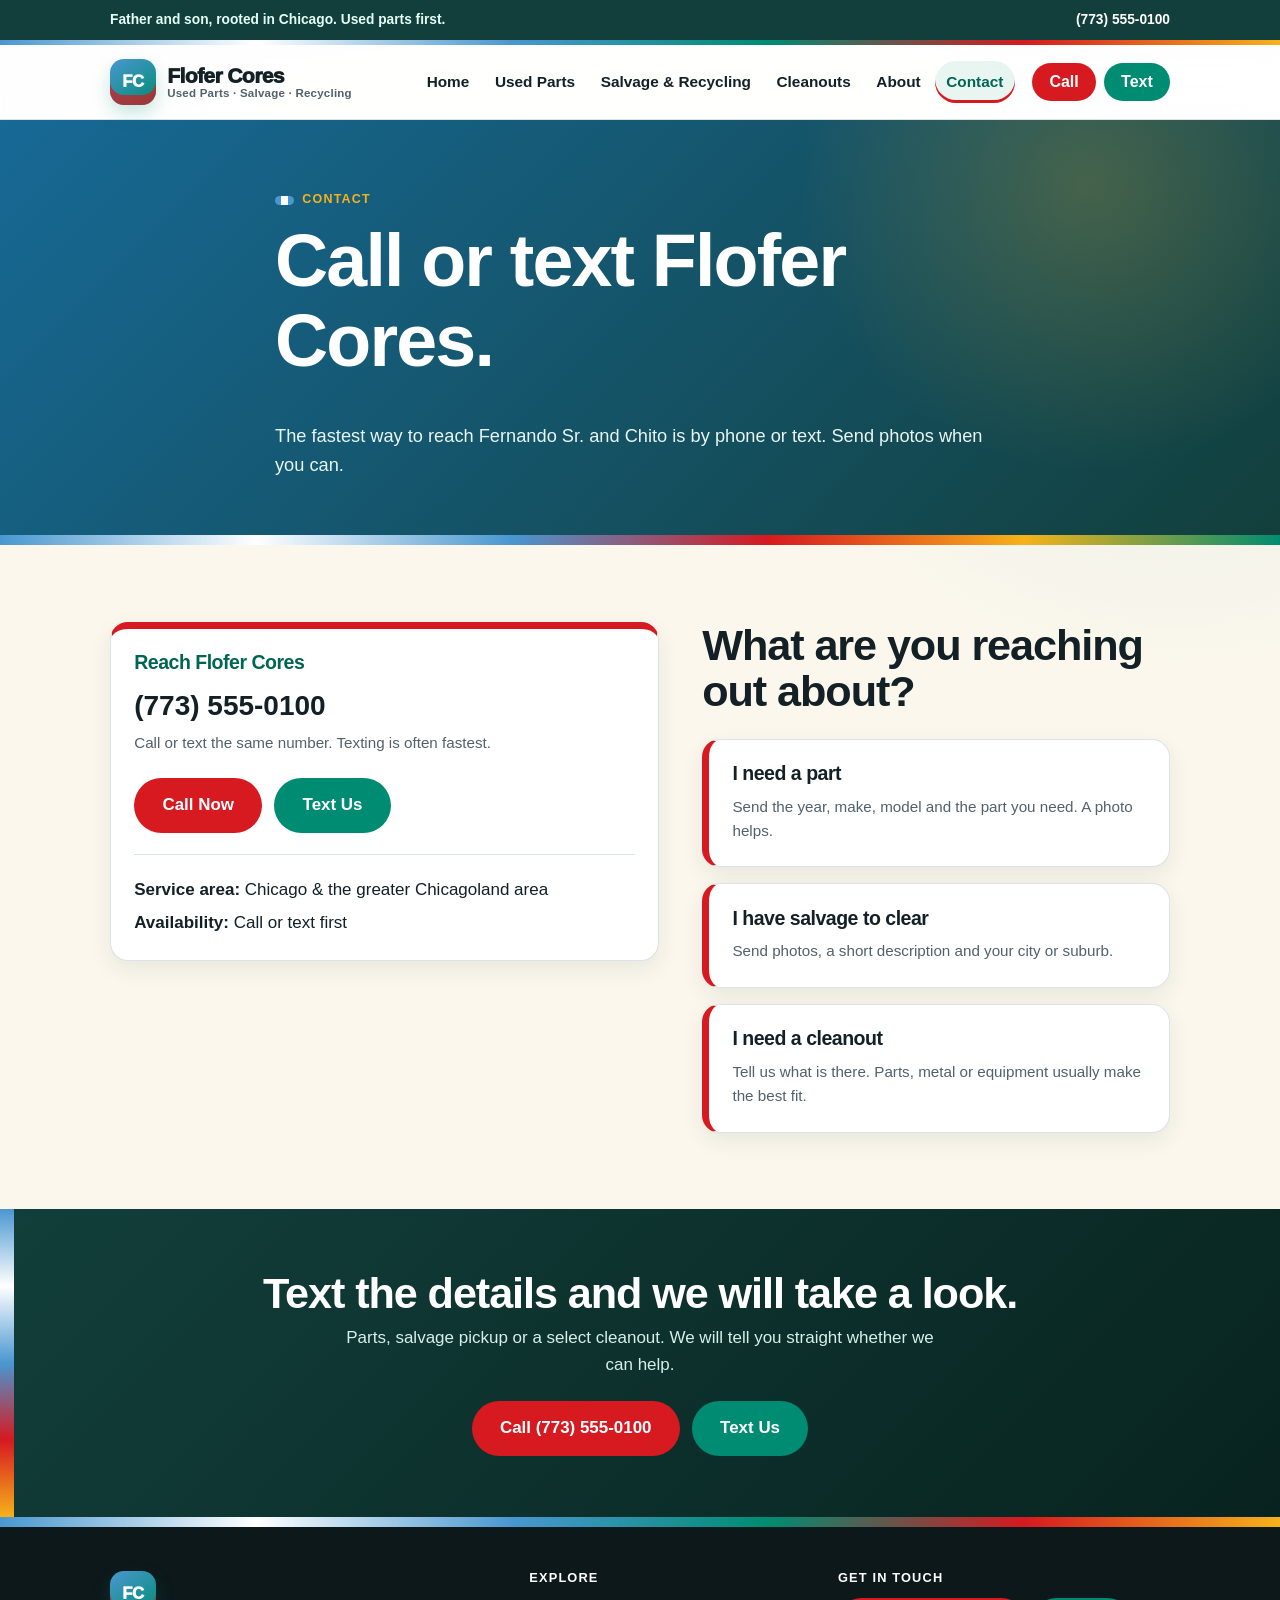
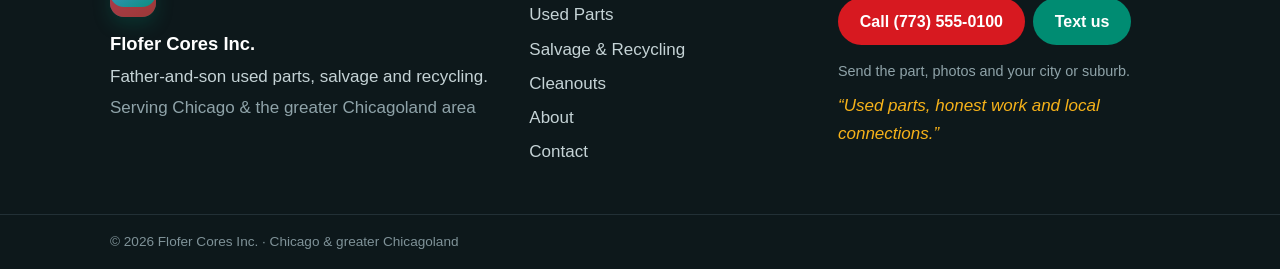
<file: contact.html>
<!DOCTYPE html>
<html lang="en" class="no-js">
<head>
<meta charset="utf-8">
<meta name="viewport" content="width=device-width, initial-scale=1">
<!-- Placeholders: phone (773) 555-0100 / +17735550100 · domain oogisoft.com/flofer-cores -->
<title>Contact Flofer Cores | Call or Text in Chicagoland</title>
<meta name="description" content="Call or text Flofer Cores for used parts, salvage pickup and select cleanouts in Chicago and greater Chicagoland.">
<link rel="canonical" href="https://oogisoft.com/flofer-cores/contact.html">
<meta name="theme-color" content="#4997d0">
<meta property="og:type" content="website">
<meta property="og:site_name" content="Flofer Cores Inc.">
<meta property="og:title" content="Contact Flofer Cores | Call or Text in Chicagoland">
<meta property="og:description" content="Call or text Flofer Cores for used parts, salvage pickup and select cleanouts. Fastest response by phone or text.">
<meta property="og:url" content="https://oogisoft.com/flofer-cores/contact.html">
<meta property="og:image" content="https://oogisoft.com/flofer-cores/img/og-cover.svg">
<meta name="twitter:card" content="summary_large_image">
<link rel="icon" type="image/svg+xml" href="favicon.svg">
<link rel="apple-touch-icon" href="favicon.svg">
<link rel="stylesheet" href="css/styles.css">
<script>document.documentElement.classList.replace("no-js","js");</script>
<script type="application/ld+json">
    {
    "@context": "https://schema.org",
    "@type": "AutoPartsStore",
    "@id": "https://oogisoft.com/flofer-cores/#business",
    "name": "Flofer Cores Inc.",
    "alternateName": "Flofer Cores",
    "description": "Father-and-son used auto parts, salvage and recycling business serving Chicago and the greater Chicagoland area since 2006.",
    "url": "https://oogisoft.com/flofer-cores/",
    "telephone": "+1-773-555-0100",
    "foundingDate": "2006",
    "priceRange": "$$",
    "slogan": "Used parts, honest work and local connections.",
    "contactPoint": {
      "@type": "ContactPoint",
      "telephone": "+1-773-555-0100",
      "contactType": "sales",
      "areaServed": "US-IL",
      "availableLanguage": ["English", "Spanish"]
    },
    "areaServed": [
      { "@type": "City", "name": "Chicago" },
      { "@type": "AdministrativeArea", "name": "Greater Chicagoland area" }
    ],
    "address": {
      "@type": "PostalAddress",
      "addressLocality": "Chicago",
      "addressRegion": "IL",
      "addressCountry": "US"
    },
    "founder": [
      { "@type": "Person", "name": "Fernando Sr." },
      { "@type": "Person", "name": "Fernando Jr.", "alternateName": "Chito" }
    ],
    "knowsAbout": ["Used auto parts", "Parts sourcing", "Salvage pickup", "Scrap metal recycling", "Shop and business cleanouts"],
    "image": "https://oogisoft.com/flofer-cores/img/og-cover.svg"
  }
</script>
</head>
<body>
    <a class="skip-link" href="#main">Skip to content</a>
<div class="utilitybar">
  <div class="container utilitybar__inner">
    <span class="utilitybar__msg">Father and son, rooted in Chicago. Used parts first.</span>
    <a class="utilitybar__phone" href="tel:+17735550100">(773) 555-0100</a>
  </div>
</div>
<header class="site-header">
  <div class="container site-header__inner">
    <a class="brand" href="./">
      <span class="brand__mark" aria-hidden="true">FC</span>
      <span class="brand__text">
        <span class="brand__name">Flofer Cores</span>
        <span class="brand__tag">Used Parts · Salvage · Recycling</span>
      </span>
    </a>
    <button class="nav-toggle" type="button" aria-expanded="false" aria-controls="site-nav" aria-label="Open menu">
      <span class="nav-toggle__bar"></span><span class="nav-toggle__bar"></span><span class="nav-toggle__bar"></span>
    </button>
    <nav id="site-nav" class="site-nav" aria-label="Primary">
      <ul class="site-nav__list">
        <li><a href="./">Home</a></li>
    <li><a href="used-parts.html">Used Parts</a></li>
    <li><a href="salvage-recycling.html">Salvage &amp; Recycling</a></li>
    <li><a href="cleanouts.html">Cleanouts</a></li>
    <li><a href="about.html">About</a></li>
    <li><a href="contact.html" aria-current="page" class="is-active">Contact</a></li>
      </ul>
      <div class="site-nav__cta">
        <a class="btn btn--call" href="tel:+17735550100" aria-label="Call Flofer Cores">Call</a>
        <a class="btn btn--text" href="sms:+17735550100" aria-label="Text Flofer Cores">Text</a>
      </div>
    </nav>
  </div>
</header>

<main id="main">
    <section class="pagehead"><div class="container pagehead__inner"><span class="eyebrow">Contact</span><h1>Call or text Flofer Cores.</h1><p>The fastest way to reach Fernando Sr. and Chito is by phone or text. Send photos when you can.</p></div></section>
<section class="section"><div class="container split"><div class="panel" style="border-top-color:var(--scarlet)"><h3 class="mt-0">Reach Flofer Cores</h3><p style="font-size:1.75rem; font-weight:900; margin:.2rem 0 .2rem"><a href="tel:+17735550100" style="text-decoration:none; color:var(--ink)">(773) 555-0100</a></p><p class="note-soft">Call or text the same number. Texting is often fastest.</p><div class="flow-cta"><a class="btn btn--call btn--lg" href="tel:+17735550100">Call Now</a><a class="btn btn--text btn--lg" href="sms:+17735550100">Text Us</a></div><hr style="border:none; border-top:1px solid var(--line); margin:1.3rem 0"><p style="margin:0"><strong>Service area:</strong> Chicago &amp; the greater Chicagoland area</p><p style="margin:.4rem 0 0"><strong>Availability:</strong> Call or text first</p></div><div><h2>What are you reaching out about?</h2><div class="stack"><div class="intake"><h3 class="mt-0">I need a part</h3><p class="note-soft" style="margin:0">Send the year, make, model and the part you need. A photo helps.</p></div><div class="intake"><h3 class="mt-0">I have salvage to clear</h3><p class="note-soft" style="margin:0">Send photos, a short description and your city or suburb.</p></div><div class="intake"><h3 class="mt-0">I need a cleanout</h3><p class="note-soft" style="margin:0">Tell us what is there. Parts, metal or equipment usually make the best fit.</p></div></div></div></div></section>
<section class="ctaband"><div class="container ctaband__inner"><h2>Text the details and we will take a look.</h2><p>Parts, salvage pickup or a select cleanout. We will tell you straight whether we can help.</p><div class="hero__cta"><a class="btn btn--call btn--lg" href="tel:+17735550100">Call (773) 555-0100</a><a class="btn btn--text btn--lg" href="sms:+17735550100">Text Us</a></div></div></section>

</main>
    <footer class="site-footer">
  <div class="container site-footer__inner">
    <div class="site-footer__col site-footer__brand">
      <span class="brand__mark" aria-hidden="true">FC</span>
      <p class="site-footer__name">Flofer Cores Inc.</p>
      <p class="site-footer__desc">Father-and-son used parts, salvage and recycling.</p>
      <p class="site-footer__area">Serving Chicago &amp; the greater Chicagoland area</p>
    </div>
    <div class="site-footer__col">
      <h2 class="site-footer__h">Explore</h2>
      <ul class="site-footer__links">
        <li><a href="used-parts.html">Used Parts</a></li>
        <li><a href="salvage-recycling.html">Salvage &amp; Recycling</a></li>
        <li><a href="cleanouts.html">Cleanouts</a></li>
        <li><a href="about.html">About</a></li>
        <li><a href="contact.html">Contact</a></li>
      </ul>
    </div>
    <div class="site-footer__col">
      <h2 class="site-footer__h">Get in touch</h2>
      <p class="site-footer__contact">
        <a class="btn btn--call" href="tel:+17735550100">Call (773) 555-0100</a>
        <a class="btn btn--text" href="sms:+17735550100">Text us</a>
      </p>
      <p class="site-footer__note">Send the part, photos and your city or suburb.</p>
      <p class="site-footer__tagline">“Used parts, honest work and local connections.”</p>
    </div>
  </div>
  <div class="site-footer__bottom">
    <div class="container">
      <p>© 2026 Flofer Cores Inc. · Chicago &amp; greater Chicagoland</p>
    </div>
  </div>
</footer>
<div class="callbar">
  <a class="callbar__btn callbar__btn--call" href="tel:+17735550100">Call</a>
  <a class="callbar__btn callbar__btn--text" href="sms:+17735550100">Text</a>
</div>
<script src="js/menu.js" defer></script>

</body>
</html>
</file>
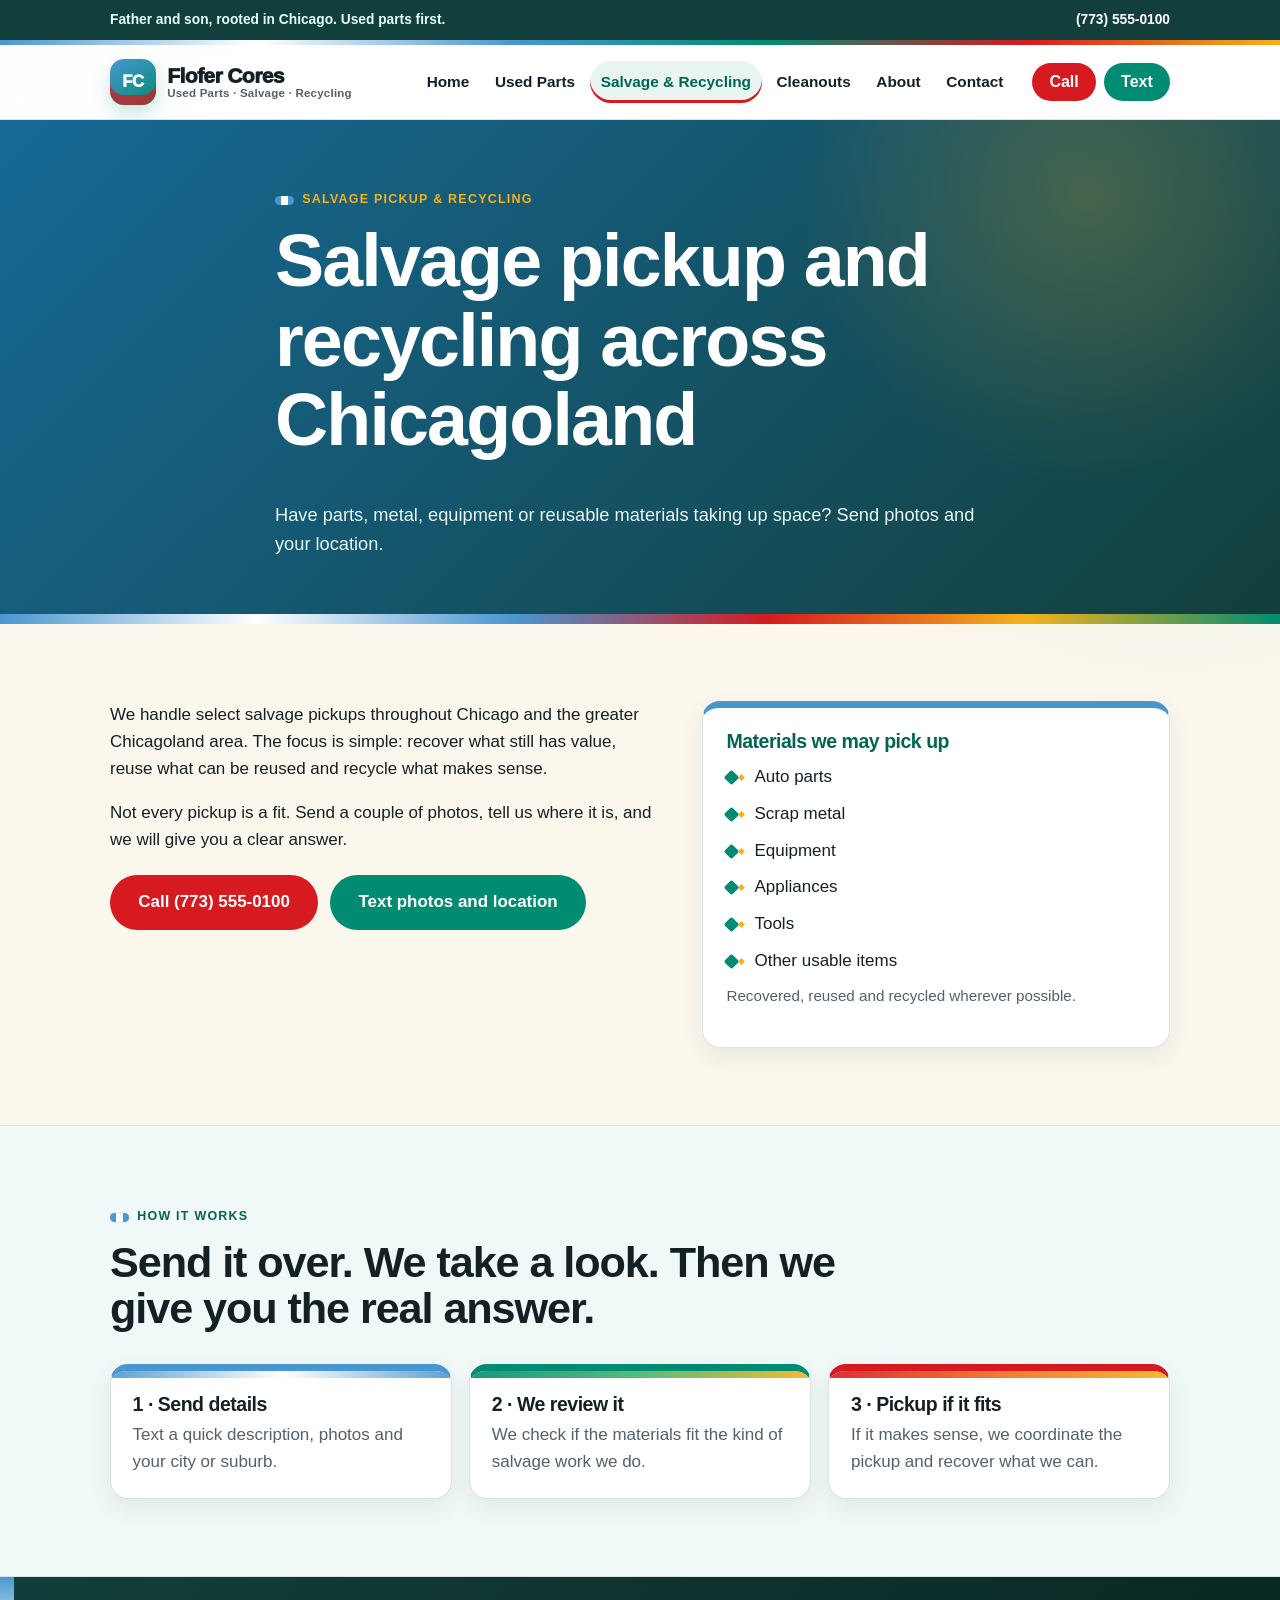
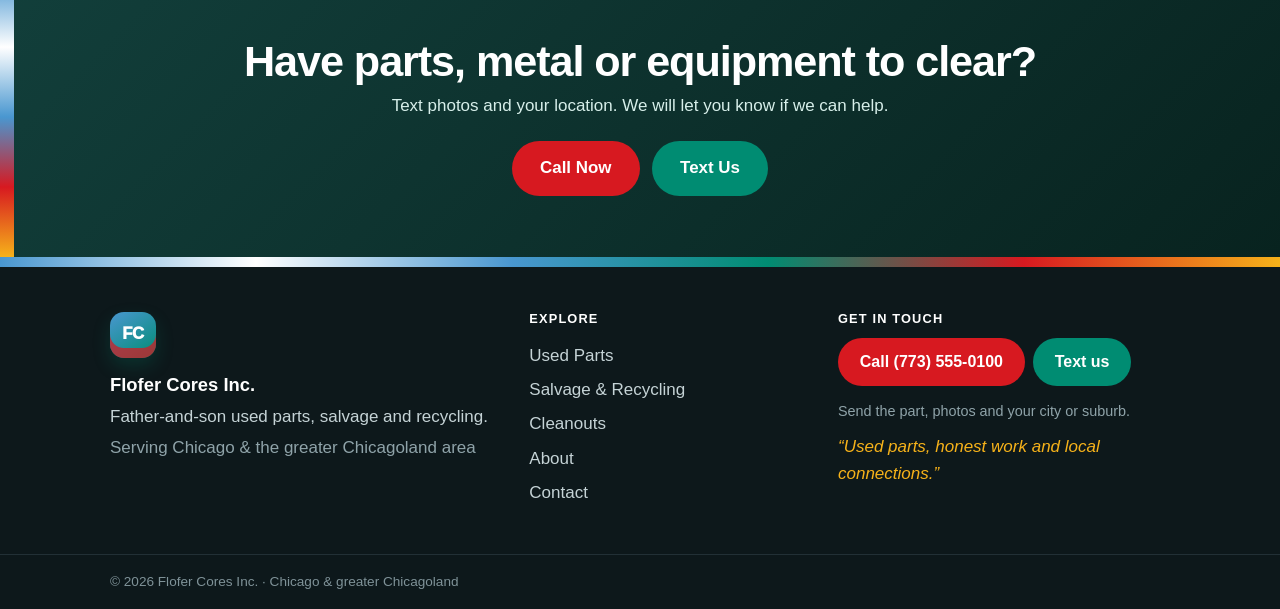
<file: salvage-recycling.html>
<!DOCTYPE html>
<html lang="en" class="no-js">
<head>
<meta charset="utf-8">
<meta name="viewport" content="width=device-width, initial-scale=1">
<!-- Placeholders: phone (773) 555-0100 / +17735550100 · domain oogisoft.com/flofer-cores -->
<title>Salvage Pickup & Recycling in Chicagoland | Flofer Cores</title>
<meta name="description" content="Flofer Cores handles select salvage pickup and recycling for parts, metal, equipment and reusable materials in Chicago and greater Chicagoland.">
<link rel="canonical" href="https://oogisoft.com/flofer-cores/salvage-recycling.html">
<meta name="theme-color" content="#4997d0">
<meta property="og:type" content="website">
<meta property="og:site_name" content="Flofer Cores Inc.">
<meta property="og:title" content="Salvage Pickup & Recycling in Chicagoland | Flofer Cores">
<meta property="og:description" content="Select salvage pickup and recycling for parts, metal, equipment and reusable materials throughout Chicago and greater Chicagoland.">
<meta property="og:url" content="https://oogisoft.com/flofer-cores/salvage-recycling.html">
<meta property="og:image" content="https://oogisoft.com/flofer-cores/img/og-cover.svg">
<meta name="twitter:card" content="summary_large_image">
<link rel="icon" type="image/svg+xml" href="favicon.svg">
<link rel="apple-touch-icon" href="favicon.svg">
<link rel="stylesheet" href="css/styles.css">
<script>document.documentElement.classList.replace("no-js","js");</script>
<script type="application/ld+json">
    {
  "@context": "https://schema.org",
  "@type": "AutoPartsStore",
  "@id": "https://oogisoft.com/flofer-cores/#business",
  "name": "Flofer Cores Inc.",
  "alternateName": "Flofer Cores",
  "description": "Father-and-son used auto parts, salvage and recycling business serving Chicago and the greater Chicagoland area since 2006.",
  "url": "https://oogisoft.com/flofer-cores/",
  "telephone": "+1-773-555-0100",
  "foundingDate": "2006",
  "priceRange": "$$",
  "slogan": "Used parts, honest work and local connections.",
  "areaServed": [
    { "@type": "City", "name": "Chicago" },
    { "@type": "AdministrativeArea", "name": "Greater Chicagoland area" }
  ],
  "address": {
    "@type": "PostalAddress",
    "addressLocality": "Chicago",
    "addressRegion": "IL",
    "addressCountry": "US"
  },
  "founder": [
    { "@type": "Person", "name": "Fernando Sr." },
    { "@type": "Person", "name": "Fernando Jr.", "alternateName": "Chito" }
  ],
  "knowsAbout": ["Used auto parts", "Parts sourcing", "Salvage pickup", "Scrap metal recycling", "Shop and business cleanouts"],
  "image": "https://oogisoft.com/flofer-cores/img/og-cover.svg"
}
</script>
</head>
<body>
    <a class="skip-link" href="#main">Skip to content</a>
<div class="utilitybar">
  <div class="container utilitybar__inner">
    <span class="utilitybar__msg">Father and son, rooted in Chicago. Used parts first.</span>
    <a class="utilitybar__phone" href="tel:+17735550100">(773) 555-0100</a>
  </div>
</div>
<header class="site-header">
  <div class="container site-header__inner">
    <a class="brand" href="./">
      <span class="brand__mark" aria-hidden="true">FC</span>
      <span class="brand__text">
        <span class="brand__name">Flofer Cores</span>
        <span class="brand__tag">Used Parts · Salvage · Recycling</span>
      </span>
    </a>
    <button class="nav-toggle" type="button" aria-expanded="false" aria-controls="site-nav" aria-label="Open menu">
      <span class="nav-toggle__bar"></span><span class="nav-toggle__bar"></span><span class="nav-toggle__bar"></span>
    </button>
    <nav id="site-nav" class="site-nav" aria-label="Primary">
      <ul class="site-nav__list">
        <li><a href="./">Home</a></li>
    <li><a href="used-parts.html">Used Parts</a></li>
    <li><a href="salvage-recycling.html" aria-current="page" class="is-active">Salvage &amp; Recycling</a></li>
    <li><a href="cleanouts.html">Cleanouts</a></li>
    <li><a href="about.html">About</a></li>
    <li><a href="contact.html">Contact</a></li>
      </ul>
      <div class="site-nav__cta">
        <a class="btn btn--call" href="tel:+17735550100" aria-label="Call Flofer Cores">Call</a>
        <a class="btn btn--text" href="sms:+17735550100" aria-label="Text Flofer Cores">Text</a>
      </div>
    </nav>
  </div>
</header>

<main id="main">
    <section class="pagehead">
  <div class="container pagehead__inner">
    <span class="eyebrow">Salvage Pickup & Recycling</span>
    <h1>Salvage pickup and recycling across Chicagoland</h1>
    <p>Have parts, metal, equipment or reusable materials taking up space? Send photos and your location.</p>
  </div>
</section>
<section class="section">
  <div class="container split">
    <div class="prose">
      <p>We handle select salvage pickups throughout Chicago and the greater Chicagoland area. The focus is simple: recover what still has value, reuse what can be reused and recycle what makes sense.</p>
      <p>Not every pickup is a fit. Send a couple of photos, tell us where it is, and we will give you a clear answer.</p>
      <div class="flow-cta"><a class="btn btn--call btn--lg" href="tel:+17735550100">Call (773) 555-0100</a><a class="btn btn--text btn--lg" href="sms:+17735550100">Text photos and location</a></div>
    </div>
    <div class="panel">
      <h3 class="mt-0">Materials we may pick up</h3>
      <ul class="checklist"><li>Auto parts</li><li>Scrap metal</li><li>Equipment</li><li>Appliances</li><li>Tools</li><li>Other usable items</li></ul>
      <p class="note-soft mt-0">Recovered, reused and recycled wherever possible.</p>
    </div>
  </div>
</section>
<section class="section section--alt">
  <div class="container">
    <div class="section__head"><span class="eyebrow">How it works</span><h2>Send it over. We take a look. Then we give you the real answer.</h2></div>
    <div class="cards cards--3">
      <article class="card"><h3>1 · Send details</h3><p>Text a quick description, photos and your city or suburb.</p></article>
      <article class="card card--green"><h3>2 · We review it</h3><p>We check if the materials fit the kind of salvage work we do.</p></article>
      <article class="card card--accent"><h3>3 · Pickup if it fits</h3><p>If it makes sense, we coordinate the pickup and recover what we can.</p></article>
    </div>
  </div>
</section>
<section class="ctaband"><div class="container ctaband__inner"><h2>Have parts, metal or equipment to clear?</h2><p>Text photos and your location. We will let you know if we can help.</p><div class="hero__cta"><a class="btn btn--call btn--lg" href="tel:+17735550100">Call Now</a><a class="btn btn--text btn--lg" href="sms:+17735550100">Text Us</a></div></div></section>

</main>
    <footer class="site-footer">
  <div class="container site-footer__inner">
    <div class="site-footer__col site-footer__brand">
      <span class="brand__mark" aria-hidden="true">FC</span>
      <p class="site-footer__name">Flofer Cores Inc.</p>
      <p class="site-footer__desc">Father-and-son used parts, salvage and recycling.</p>
      <p class="site-footer__area">Serving Chicago &amp; the greater Chicagoland area</p>
    </div>
    <div class="site-footer__col">
      <h2 class="site-footer__h">Explore</h2>
      <ul class="site-footer__links">
        <li><a href="used-parts.html">Used Parts</a></li>
        <li><a href="salvage-recycling.html">Salvage &amp; Recycling</a></li>
        <li><a href="cleanouts.html">Cleanouts</a></li>
        <li><a href="about.html">About</a></li>
        <li><a href="contact.html">Contact</a></li>
      </ul>
    </div>
    <div class="site-footer__col">
      <h2 class="site-footer__h">Get in touch</h2>
      <p class="site-footer__contact">
        <a class="btn btn--call" href="tel:+17735550100">Call (773) 555-0100</a>
        <a class="btn btn--text" href="sms:+17735550100">Text us</a>
      </p>
      <p class="site-footer__note">Send the part, photos and your city or suburb.</p>
      <p class="site-footer__tagline">“Used parts, honest work and local connections.”</p>
    </div>
  </div>
  <div class="site-footer__bottom">
    <div class="container">
      <p>© 2026 Flofer Cores Inc. · Chicago &amp; greater Chicagoland</p>
    </div>
  </div>
</footer>
<div class="callbar">
  <a class="callbar__btn callbar__btn--call" href="tel:+17735550100">Call</a>
  <a class="callbar__btn callbar__btn--text" href="sms:+17735550100">Text</a>
</div>
<script src="js/menu.js" defer></script>

</body>
</html>
</file>
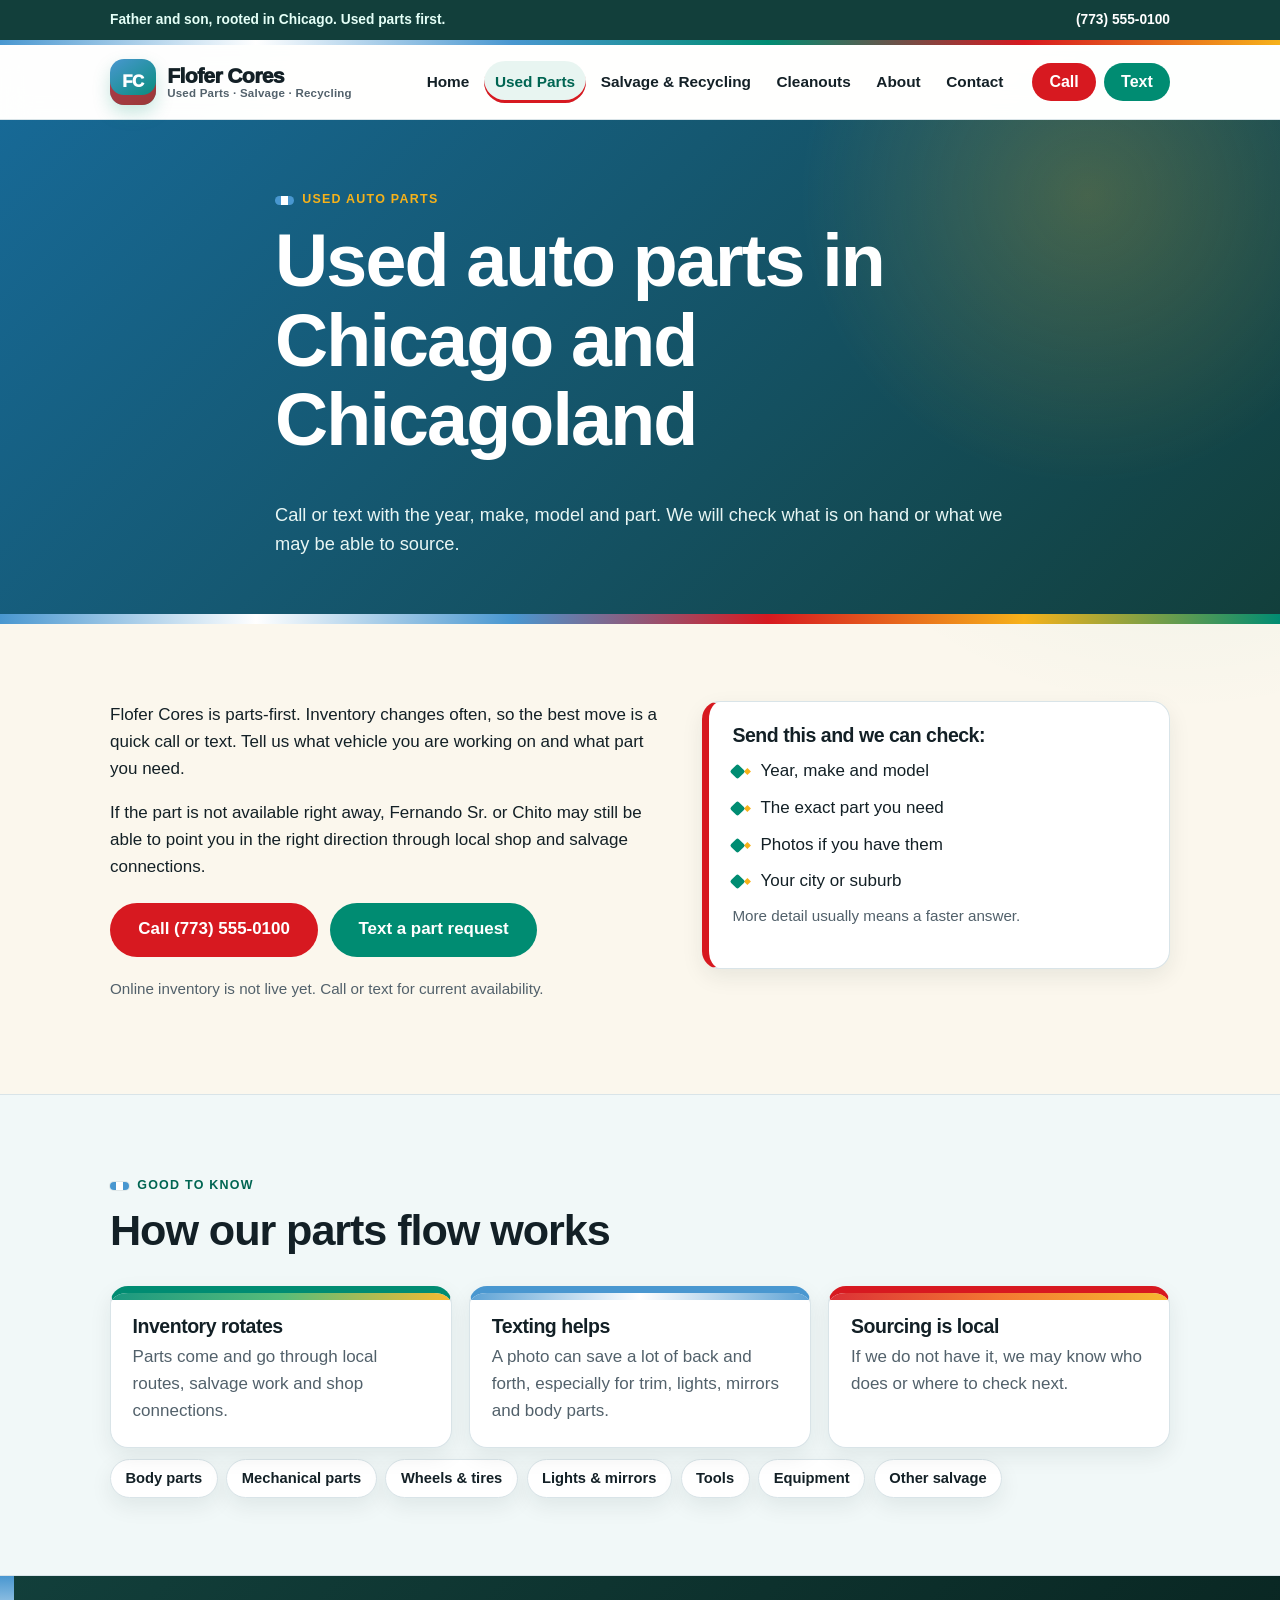
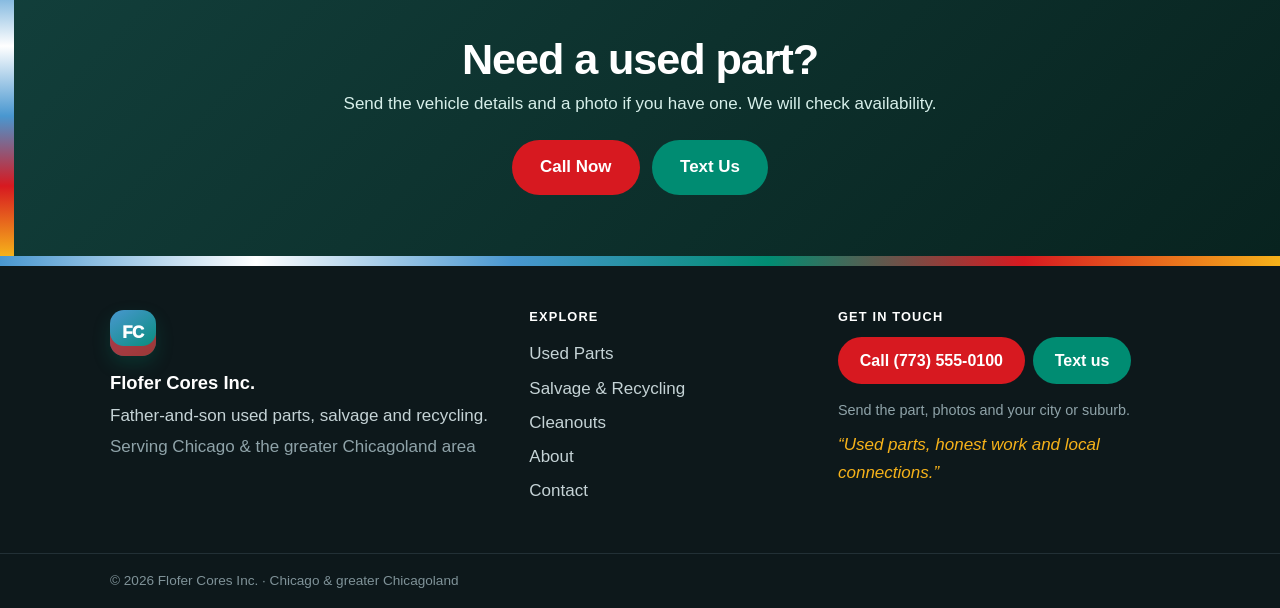
<file: used-parts.html>
<!DOCTYPE html>
<html lang="en" class="no-js">
<head>
<meta charset="utf-8">
<meta name="viewport" content="width=device-width, initial-scale=1">
<!-- Placeholders: phone (773) 555-0100 / +17735550100 · domain oogisoft.com/flofer-cores -->
<title>Used Auto Parts in Chicago & Chicagoland | Flofer Cores</title>
<meta name="description" content="Looking for used auto parts in Chicago or Chicagoland? Call or text Flofer Cores with the year, make, model and part needed.">
<link rel="canonical" href="https://oogisoft.com/flofer-cores/used-parts.html">
<meta name="theme-color" content="#4997d0">
<meta property="og:type" content="website">
<meta property="og:site_name" content="Flofer Cores Inc.">
<meta property="og:title" content="Used Auto Parts in Chicago & Chicagoland | Flofer Cores">
<meta property="og:description" content="Call or text Flofer Cores with the year, make, model and part needed. Rotating inventory and local sourcing across Chicagoland.">
<meta property="og:url" content="https://oogisoft.com/flofer-cores/used-parts.html">
<meta property="og:image" content="https://oogisoft.com/flofer-cores/img/og-cover.svg">
<meta name="twitter:card" content="summary_large_image">
<link rel="icon" type="image/svg+xml" href="favicon.svg">
<link rel="apple-touch-icon" href="favicon.svg">
<link rel="stylesheet" href="css/styles.css">
<script>document.documentElement.classList.replace("no-js","js");</script>
<script type="application/ld+json">
    {
  "@context": "https://schema.org",
  "@type": "AutoPartsStore",
  "@id": "https://oogisoft.com/flofer-cores/#business",
  "name": "Flofer Cores Inc.",
  "alternateName": "Flofer Cores",
  "description": "Father-and-son used auto parts, salvage and recycling business serving Chicago and the greater Chicagoland area since 2006.",
  "url": "https://oogisoft.com/flofer-cores/",
  "telephone": "+1-773-555-0100",
  "foundingDate": "2006",
  "priceRange": "$$",
  "slogan": "Used parts, honest work and local connections.",
  "areaServed": [
    { "@type": "City", "name": "Chicago" },
    { "@type": "AdministrativeArea", "name": "Greater Chicagoland area" }
  ],
  "address": {
    "@type": "PostalAddress",
    "addressLocality": "Chicago",
    "addressRegion": "IL",
    "addressCountry": "US"
  },
  "founder": [
    { "@type": "Person", "name": "Fernando Sr." },
    { "@type": "Person", "name": "Fernando Jr.", "alternateName": "Chito" }
  ],
  "knowsAbout": ["Used auto parts", "Parts sourcing", "Salvage pickup", "Scrap metal recycling", "Shop and business cleanouts"],
  "image": "https://oogisoft.com/flofer-cores/img/og-cover.svg"
}
</script>
</head>
<body>
    <a class="skip-link" href="#main">Skip to content</a>
<div class="utilitybar">
  <div class="container utilitybar__inner">
    <span class="utilitybar__msg">Father and son, rooted in Chicago. Used parts first.</span>
    <a class="utilitybar__phone" href="tel:+17735550100">(773) 555-0100</a>
  </div>
</div>
<header class="site-header">
  <div class="container site-header__inner">
    <a class="brand" href="./">
      <span class="brand__mark" aria-hidden="true">FC</span>
      <span class="brand__text">
        <span class="brand__name">Flofer Cores</span>
        <span class="brand__tag">Used Parts · Salvage · Recycling</span>
      </span>
    </a>
    <button class="nav-toggle" type="button" aria-expanded="false" aria-controls="site-nav" aria-label="Open menu">
      <span class="nav-toggle__bar"></span><span class="nav-toggle__bar"></span><span class="nav-toggle__bar"></span>
    </button>
    <nav id="site-nav" class="site-nav" aria-label="Primary">
      <ul class="site-nav__list">
        <li><a href="./">Home</a></li>
    <li><a href="used-parts.html" aria-current="page" class="is-active">Used Parts</a></li>
    <li><a href="salvage-recycling.html">Salvage &amp; Recycling</a></li>
    <li><a href="cleanouts.html">Cleanouts</a></li>
    <li><a href="about.html">About</a></li>
    <li><a href="contact.html">Contact</a></li>
      </ul>
      <div class="site-nav__cta">
        <a class="btn btn--call" href="tel:+17735550100" aria-label="Call Flofer Cores">Call</a>
        <a class="btn btn--text" href="sms:+17735550100" aria-label="Text Flofer Cores">Text</a>
      </div>
    </nav>
  </div>
</header>

<main id="main">
    <section class="pagehead">
  <div class="container pagehead__inner">
    <span class="eyebrow">Used Auto Parts</span>
    <h1>Used auto parts in Chicago and Chicagoland</h1>
    <p>Call or text with the year, make, model and part. We will check what is on hand or what we may be able to source.</p>
  </div>
</section>
<section class="section">
  <div class="container split">
    <div class="prose">
      <p>Flofer Cores is parts-first. Inventory changes often, so the best move is a quick call or text. Tell us what vehicle you are working on and what part you need.</p>
      <p>If the part is not available right away, Fernando Sr. or Chito may still be able to point you in the right direction through local shop and salvage connections.</p>
      <div class="flow-cta">
        <a class="btn btn--call btn--lg" href="tel:+17735550100">Call (773) 555-0100</a>
        <a class="btn btn--text btn--lg" href="sms:+17735550100">Text a part request</a>
      </div>
      <p class="note-soft" style="margin-top:1.2rem">Online inventory is not live yet. Call or text for current availability.</p>
    </div>
    <div class="intake">
      <h3 class="mt-0">Send this and we can check:</h3>
      <ul class="checklist">
        <li>Year, make and model</li>
        <li>The exact part you need</li>
        <li>Photos if you have them</li>
        <li>Your city or suburb</li>
      </ul>
      <p class="note-soft mt-0">More detail usually means a faster answer.</p>
    </div>
  </div>
</section>
<section class="section section--alt">
  <div class="container">
    <div class="section__head">
      <span class="eyebrow">Good to know</span>
      <h2>How our parts flow works</h2>
    </div>
    <div class="cards cards--3">
      <article class="card card--green"><h3>Inventory rotates</h3><p>Parts come and go through local routes, salvage work and shop connections.</p></article>
      <article class="card"><h3>Texting helps</h3><p>A photo can save a lot of back and forth, especially for trim, lights, mirrors and body parts.</p></article>
      <article class="card card--accent"><h3>Sourcing is local</h3><p>If we do not have it, we may know who does or where to check next.</p></article>
    </div>
    <ul class="taglist">
      <li>Body parts</li><li>Mechanical parts</li><li>Wheels & tires</li><li>Lights & mirrors</li><li>Tools</li><li>Equipment</li><li>Other salvage</li>
    </ul>
  </div>
</section>
<section class="ctaband">
  <div class="container ctaband__inner">
    <h2>Need a used part?</h2>
    <p>Send the vehicle details and a photo if you have one. We will check availability.</p>
    <div class="hero__cta"><a class="btn btn--call btn--lg" href="tel:+17735550100">Call Now</a><a class="btn btn--text btn--lg" href="sms:+17735550100">Text Us</a></div>
  </div>
</section>

</main>
    <footer class="site-footer">
  <div class="container site-footer__inner">
    <div class="site-footer__col site-footer__brand">
      <span class="brand__mark" aria-hidden="true">FC</span>
      <p class="site-footer__name">Flofer Cores Inc.</p>
      <p class="site-footer__desc">Father-and-son used parts, salvage and recycling.</p>
      <p class="site-footer__area">Serving Chicago &amp; the greater Chicagoland area</p>
    </div>
    <div class="site-footer__col">
      <h2 class="site-footer__h">Explore</h2>
      <ul class="site-footer__links">
        <li><a href="used-parts.html">Used Parts</a></li>
        <li><a href="salvage-recycling.html">Salvage &amp; Recycling</a></li>
        <li><a href="cleanouts.html">Cleanouts</a></li>
        <li><a href="about.html">About</a></li>
        <li><a href="contact.html">Contact</a></li>
      </ul>
    </div>
    <div class="site-footer__col">
      <h2 class="site-footer__h">Get in touch</h2>
      <p class="site-footer__contact">
        <a class="btn btn--call" href="tel:+17735550100">Call (773) 555-0100</a>
        <a class="btn btn--text" href="sms:+17735550100">Text us</a>
      </p>
      <p class="site-footer__note">Send the part, photos and your city or suburb.</p>
      <p class="site-footer__tagline">“Used parts, honest work and local connections.”</p>
    </div>
  </div>
  <div class="site-footer__bottom">
    <div class="container">
      <p>© 2026 Flofer Cores Inc. · Chicago &amp; greater Chicagoland</p>
    </div>
  </div>
</footer>
<div class="callbar">
  <a class="callbar__btn callbar__btn--call" href="tel:+17735550100">Call</a>
  <a class="callbar__btn callbar__btn--text" href="sms:+17735550100">Text</a>
</div>
<script src="js/menu.js" defer></script>

</body>
</html>
</file>
<file: css/styles.css>
/* =========================================================================
   Flofer Cores Inc. — site styles
   Plain CSS, no build. Mobile-first. Guatemala + Quetzal-inspired identity.
   ========================================================================= */

:root {
  --ink:        #132026;
  --muted:      #52616b;
  --paper:      #fbf7ed;
  --surface:    #ffffff;
  --surface-2:  #f0f8fb;
  --line:       #d9e4e8;

  --guate-blue: #4997d0;
  --guate-blue-700: #176996;
  --quetzal:    #008c72;
  --quetzal-700:#006552;
  --quetzal-dark:#123f3b;
  --crest:      #44b56b;
  --scarlet:    #d71920;
  --coral:      #f26a1b;
  --marigold:   #f6b21a;
  --cobalt:     #0047ab;
  --magenta:    #d72f83;
  --cream:      #fff3d5;

  --maxw: 1120px;
  --pad: clamp(16px, 4vw, 30px);
  --radius: 18px;
  --radius-sm: 12px;
  --shadow: 0 18px 45px rgba(19,32,38,.12);
  --shadow-sm: 0 8px 22px rgba(19,32,38,.08);

  --font: -apple-system, BlinkMacSystemFont, "Segoe UI", Roboto, Helvetica, Arial,
          "Apple Color Emoji", sans-serif;
}

*, *::before, *::after { box-sizing: border-box; }
html { -webkit-text-size-adjust: 100%; scroll-behavior: smooth; }
body {
  margin: 0;
  font-family: var(--font);
  color: var(--ink);
  background:
    radial-gradient(circle at 8% 0%, rgba(73,151,208,.12), transparent 26rem),
    radial-gradient(circle at 92% 12%, rgba(0,140,114,.10), transparent 28rem),
    var(--paper);
  line-height: 1.6;
  font-size: 17px;
  -webkit-font-smoothing: antialiased;
  min-height: 100%;
  display: flex;
  flex-direction: column;
}
main { flex: 1 0 auto; }
img, svg { max-width: 100%; height: auto; display: block; }
a { color: var(--guate-blue-700); text-decoration-thickness: 1px; text-underline-offset: 3px; }
h1, h2, h3 { line-height: 1.08; letter-spacing: -0.025em; margin: 0 0 .55em; }
h1 { font-size: clamp(2.35rem, 7vw, 4.6rem); font-weight: 900; }
h2 { font-size: clamp(1.75rem, 4vw, 2.7rem); font-weight: 900; }
h3 { font-size: 1.22rem; font-weight: 850; }
p  { margin: 0 0 1rem; }
ul { margin: 0 0 1rem; }
:focus-visible { outline: 3px solid var(--marigold); outline-offset: 3px; border-radius: 6px; }

.container { width: 100%; max-width: var(--maxw); margin-inline: auto; padding-inline: var(--pad); }
.skip-link { position: absolute; left: -9999px; top: 0; z-index: 100; background: var(--ink); color: #fff; padding: 10px 16px; border-radius: 0 0 8px 0; }
.skip-link:focus { left: 0; }

.lead { font-size: 1.15rem; color: var(--muted); }
.eyebrow {
  display: inline-flex;
  align-items: center;
  gap: .5rem;
  font-size: .78rem;
  font-weight: 900;
  letter-spacing: .1em;
  text-transform: uppercase;
  color: var(--quetzal-700);
  margin-bottom: .7rem;
}
.eyebrow::before {
  content: "";
  width: 1.2rem;
  height: .55rem;
  background: linear-gradient(90deg, var(--guate-blue) 0 33%, #fff 33% 66%, var(--guate-blue) 66%);
  border-radius: 999px;
  box-shadow: 0 0 0 1px rgba(19,32,38,.08);
}

/* Pattern language */
.pattern-strip {
  height: 12px;
  background:
    linear-gradient(135deg, transparent 25%, var(--magenta) 25% 37%, transparent 37% 63%, var(--marigold) 63% 75%, transparent 75%) 0 0 / 34px 12px,
    linear-gradient(90deg, var(--guate-blue), var(--quetzal), var(--scarlet), var(--coral), var(--marigold));
}
.pattern-panel {
  position: relative;
  overflow: hidden;
}
.pattern-panel::before {
  content: "";
  position: absolute;
  inset: 0;
  pointer-events: none;
  opacity: .13;
  background:
    linear-gradient(135deg, transparent 0 42%, currentColor 42% 50%, transparent 50% 100%) 0 0/38px 38px,
    linear-gradient(45deg, transparent 0 42%, currentColor 42% 50%, transparent 50% 100%) 0 0/38px 38px;
}

/* Buttons */
.btn {
  display: inline-flex;
  align-items: center;
  justify-content: center;
  gap: .5em;
  font-weight: 850;
  font-size: 1rem;
  line-height: 1;
  padding: .86em 1.24em;
  border-radius: 999px;
  text-decoration: none;
  border: 2px solid transparent;
  cursor: pointer;
  transition: transform .08s ease, background-color .15s ease, border-color .15s ease, box-shadow .15s ease;
  white-space: nowrap;
}
.btn:hover { transform: translateY(-1px); box-shadow: 0 8px 18px rgba(19,32,38,.13); }
.btn:active { transform: translateY(0); }
.btn--call  { background: var(--scarlet); color: #fff; }
.btn--call:hover  { background: #b91218; }
.btn--text  { background: var(--quetzal); color: #fff; }
.btn--text:hover  { background: var(--quetzal-700); }
.btn--ghost { background: rgba(255,255,255,.12); color: #fff; border-color: rgba(255,255,255,.55); }
.btn--ghost:hover { border-color: #fff; background: rgba(255,255,255,.2); }
.btn--dark  { background: var(--ink); color: #fff; }
.btn--dark:hover { background: #000; }
.btn--cream { background: var(--cream); color: var(--ink); border-color: rgba(19,32,38,.08); }
.btn--lg { font-size: 1.06rem; padding: 1em 1.55em; }
.btn--block { width: 100%; }

/* Utility bar */
.utilitybar { background: var(--quetzal-dark); color: #e4fff7; font-size: .86rem; }
.utilitybar__inner { display: flex; align-items: center; justify-content: space-between; gap: 1rem; min-height: 40px; padding-block: 6px; }
.utilitybar__msg { font-weight: 650; }
.utilitybar__phone { color: #fff; font-weight: 900; text-decoration: none; white-space: nowrap; }
.utilitybar__phone:hover { text-decoration: underline; }
@media (max-width: 640px) { .utilitybar__msg { display: none; } .utilitybar__inner { justify-content: center; } }

/* Header / nav */
.site-header { background: rgba(255,255,255,.94); -webkit-backdrop-filter: blur(14px); backdrop-filter: blur(14px); border-bottom: 1px solid var(--line); position: sticky; top: 0; z-index: 50; }
.site-header::before { content: ""; display: block; height: 5px; background: linear-gradient(90deg, var(--guate-blue), #fff, var(--guate-blue), var(--quetzal), var(--scarlet), var(--marigold)); }
.site-header__inner { display: flex; align-items: center; gap: 1rem; min-height: 74px; }
.brand { display: inline-flex; align-items: center; gap: .7rem; text-decoration: none; color: var(--ink); margin-right: auto; }
.brand__mark {
  display: inline-grid; place-items: center; width: 46px; height: 46px; flex: 0 0 auto;
  background: linear-gradient(145deg, var(--guate-blue), var(--quetzal));
  color: #fff; font-weight: 950; font-size: 1.05rem; letter-spacing: -.02em;
  border-radius: 14px;
  box-shadow: inset 0 -10px 0 rgba(215,25,32,.72), 0 8px 18px rgba(0,140,114,.22);
}
.brand__text { display: flex; flex-direction: column; line-height: 1.05; }
.brand__name { font-weight: 950; font-size: 1.32rem; letter-spacing: -.03em; }
.brand__tag  { font-size: .72rem; color: var(--muted); font-weight: 700; letter-spacing: .02em; }
.site-nav { display: flex; align-items: center; gap: 1.1rem; }
.site-nav__list { list-style: none; display: flex; gap: .2rem; margin: 0; padding: 0; }
.site-nav__list a { display: block; padding: .55rem .7rem; border-radius: 999px; text-decoration: none; color: var(--ink); font-weight: 750; font-size: .96rem; }
.site-nav__list a:hover { background: var(--surface-2); }
.site-nav__list a.is-active { color: var(--quetzal-700); background: rgba(0,140,114,.09); }
.site-nav__list a[aria-current="page"] { box-shadow: inset 0 -3px 0 var(--scarlet); }
.site-nav__cta { display: flex; gap: .5rem; }
.site-nav__cta .btn { padding: .58em .95em; }
.nav-toggle { display: none; }
@media (max-width: 900px) {
  .html-js .nav-toggle, .js .nav-toggle { display: inline-flex; flex-direction: column; gap: 5px; justify-content: center; width: 46px; height: 42px; padding: 10px; background: var(--surface-2); border: 1px solid var(--line); border-radius: 12px; cursor: pointer; }
  .nav-toggle__bar { display: block; height: 2.5px; background: var(--ink); border-radius: 2px; }
  .js .site-nav { position: absolute; left: 0; right: 0; top: 100%; flex-direction: column; align-items: stretch; gap: 1rem; background: var(--surface); border-bottom: 1px solid var(--line); padding: 1rem var(--pad) 1.4rem; box-shadow: var(--shadow); display: none; }
  .js .site-nav.is-open { display: flex; }
  .site-nav__list { flex-direction: column; gap: .15rem; }
  .site-nav__list a { padding: .75rem .75rem; font-size: 1.05rem; }
  .site-nav__cta .btn { flex: 1; padding: .85em 1em; }
}

/* Hero */
.hero {
  color: #fff;
  background:
    radial-gradient(circle at 78% 20%, rgba(246,178,26,.24), transparent 20rem),
    radial-gradient(circle at 12% 18%, rgba(73,151,208,.35), transparent 25rem),
    linear-gradient(135deg, #102b3a 0%, var(--guate-blue-700) 38%, var(--quetzal-dark) 70%, #09251f 100%);
  position: relative;
  overflow: hidden;
}
.hero::after { content: ""; position: absolute; left: 0; right: 0; bottom: 0; height: 12px; background: linear-gradient(90deg, var(--guate-blue) 0 20%, #fff 20% 40%, var(--guate-blue) 40% 60%, var(--scarlet) 60% 73%, var(--marigold) 73% 86%, var(--quetzal) 86%); }
.hero__inner { display: grid; gap: 2rem; align-items: center; padding-block: clamp(3rem, 9vw, 6.4rem); }
@media (min-width: 900px) { .hero__inner { grid-template-columns: minmax(0, 1.08fr) minmax(320px, .72fr); } }
.hero h1 { color: #fff; max-width: 820px; }
.hero__sub { font-size: clamp(1.08rem, 2.2vw, 1.28rem); color: #e9f8fb; margin-bottom: 1.6rem; max-width: 66ch; }
.hero__cta { display: flex; flex-wrap: wrap; gap: .75rem; margin-bottom: 1.4rem; }
.hero__trust { display: flex; flex-wrap: wrap; gap: .55rem; font-weight: 800; font-size: .92rem; color: #eaf7f7; }
.hero__trust span { display: inline-flex; align-items: center; gap: .45rem; background: rgba(255,255,255,.1); border: 1px solid rgba(255,255,255,.18); border-radius: 999px; padding: .45rem .7rem; }
.hero__trust span::before { content: ""; width: 8px; height: 8px; background: var(--marigold); border-radius: 50%; }
.hero-card {
  background: rgba(255,255,255,.12);
  border: 1px solid rgba(255,255,255,.25);
  border-radius: 28px;
  padding: 1.2rem;
  box-shadow: 0 25px 70px rgba(0,0,0,.2);
}
.hero-card__inner { background: rgba(255,255,255,.96); color: var(--ink); border-radius: 22px; padding: 1.35rem; position: relative; overflow: hidden; }
.hero-card__inner::before { content: ""; position: absolute; inset: 0 0 auto; height: 10px; background: linear-gradient(90deg, var(--guate-blue), #fff, var(--guate-blue), var(--quetzal), var(--scarlet), var(--marigold)); }
.hero-card h2 { font-size: 1.45rem; margin-top: .4rem; }
.hero-card p { color: var(--muted); }
.stats { display: grid; grid-template-columns: repeat(3, 1fr); gap: .65rem; margin-top: 1rem; }
.stat { background: var(--surface-2); border: 1px solid var(--line); border-radius: 14px; padding: .8rem; }
.stat strong { display: block; font-size: 1.35rem; line-height: 1; color: var(--quetzal-700); }
.stat span { display: block; font-size: .78rem; color: var(--muted); font-weight: 750; margin-top: .25rem; }
.quetzal-mark { width: 118px; margin-left: auto; margin-bottom: .75rem; color: var(--quetzal); }

/* Sections */
.section { padding-block: clamp(2.8rem, 7vw, 4.8rem); }
.section--alt { background: rgba(240,248,251,.85); border-block: 1px solid var(--line); }
.section--dark { background: var(--quetzal-dark); color: #eefbf8; }
.section--dark h2, .section--dark h3 { color: #fff; }
.section__head { max-width: 760px; margin-bottom: 2rem; }
.section__head.center { margin-inline: auto; text-align: center; }

.cards { display: grid; gap: 1.1rem; grid-template-columns: 1fr; }
@media (min-width: 660px) { .cards { grid-template-columns: 1fr 1fr; } }
@media (min-width: 960px) { .cards--3 { grid-template-columns: repeat(3, 1fr); } }
.card {
  background: var(--surface);
  border: 1px solid var(--line);
  border-radius: var(--radius);
  padding: 1.45rem 1.35rem;
  box-shadow: var(--shadow-sm);
  border-top: 7px solid var(--guate-blue);
  display: flex;
  flex-direction: column;
  min-height: 100%;
  position: relative;
  overflow: hidden;
}
.card::after { content: ""; position: absolute; left: 0; right: 0; top: 0; height: 7px; background: linear-gradient(90deg, var(--guate-blue), #fff, var(--guate-blue)); opacity: .9; }
.card--accent { border-top-color: var(--scarlet); }
.card--accent::after { background: linear-gradient(90deg, var(--scarlet), var(--coral), var(--marigold)); }
.card--green { border-top-color: var(--quetzal); }
.card--green::after { background: linear-gradient(90deg, var(--quetzal), var(--crest), var(--marigold)); }
.card--dark { background: var(--quetzal-dark); color: #fff; border-color: transparent; }
.card--dark p { color: #cce6e0; }
.card--dark h3 { color: #fff; }
.card__icon { width: 36px; height: 36px; color: var(--quetzal); margin-bottom: .85rem; }
.card--accent .card__icon { color: var(--scarlet); }
.card h3 { margin-bottom: .35rem; }
.card p { color: var(--muted); margin-bottom: 0; }
.card__link { margin-top: 1rem; font-weight: 850; text-decoration: none; }
.card__link:hover { text-decoration: underline; }

.split { display: grid; gap: 1.7rem 2.7rem; align-items: start; }
@media (min-width: 860px) { .split { grid-template-columns: 1.08fr .92fr; } }
.panel, .intake {
  background: var(--surface);
  border: 1px solid var(--line);
  border-radius: var(--radius);
  padding: 1.45rem;
  box-shadow: var(--shadow-sm);
}
.panel { border-top: 7px solid var(--guate-blue); }
.panel h3 { color: var(--quetzal-700); }
.intake { border-left: 7px solid var(--scarlet); }
.intake strong { color: var(--ink); }
.checklist { list-style: none; padding: 0; margin: 0; }
.checklist li { position: relative; padding-left: 1.75rem; margin-bottom: .6rem; color: var(--ink); }
.checklist li::before { content: ""; position: absolute; left: 0; top: .54em; width: 11px; height: 11px; background: var(--quetzal); transform: rotate(45deg); border-radius: 2px; box-shadow: 7px -7px 0 -3px var(--marigold); }
.taglist { display: flex; flex-wrap: wrap; gap: .55rem; padding: 0; margin: .65rem 0 0; list-style: none; }
.taglist li { background: #fff; border: 1px solid var(--line); border-radius: 999px; padding: .42rem .9rem; font-size: .92rem; font-weight: 800; box-shadow: var(--shadow-sm); }

.photo-slot {
  min-height: 260px;
  display: grid;
  place-items: center;
  text-align: center;
  color: var(--ink);
  background:
    linear-gradient(rgba(255,255,255,.86), rgba(255,255,255,.86)),
    repeating-linear-gradient(135deg, var(--guate-blue) 0 16px, #fff 16px 32px, var(--quetzal) 32px 48px, var(--marigold) 48px 64px, var(--scarlet) 64px 80px);
  border: 1px solid var(--line);
  border-radius: 24px;
  padding: 1.4rem;
  box-shadow: var(--shadow-sm);
}
.photo-slot span { display: block; font-weight: 900; font-size: 1.35rem; }
.photo-slot small { display: block; color: var(--muted); font-weight: 700; margin-top: .35rem; }

.ctaband { background: linear-gradient(135deg, var(--quetzal-dark), #08231f); color: #fff; position: relative; overflow: hidden; }
.ctaband::before { content: ""; position: absolute; inset: 0 auto 0 0; width: 14px; background: linear-gradient(var(--guate-blue), #fff, var(--guate-blue), var(--scarlet), var(--marigold)); }
.ctaband__inner { padding-block: clamp(2.4rem, 6vw, 3.8rem); text-align: center; }
.ctaband h2 { color: #fff; margin-bottom: .45rem; }
.ctaband p { color: #d7efea; max-width: 610px; margin-inline: auto; margin-bottom: 1.4rem; }
.ctaband .hero__cta { justify-content: center; margin-bottom: 0; }

/* Footer */
.site-footer { background: #0d181b; color: #c5d3d6; margin-top: auto; }
.site-footer::before { content: ""; display: block; height: 10px; background: linear-gradient(90deg, var(--guate-blue), #fff, var(--guate-blue), var(--quetzal), var(--scarlet), var(--marigold)); }
.site-footer__inner { display: grid; gap: 2rem; grid-template-columns: 1fr; padding-block: 2.8rem; }
@media (min-width: 780px) { .site-footer__inner { grid-template-columns: 1.4fr 1fr 1.2fr; } }
.site-footer__brand .brand__mark { margin-bottom: .75rem; }
.site-footer__name { color: #fff; font-weight: 900; font-size: 1.15rem; margin: 0 0 .25rem; }
.site-footer__desc { margin: 0 0 .25rem; }
.site-footer__area { color: #8fa3a9; margin: 0; }
.site-footer__h { color: #fff; font-size: .8rem; text-transform: uppercase; letter-spacing: .09em; margin: 0 0 .8rem; }
.site-footer__links { list-style: none; padding: 0; margin: 0; }
.site-footer__links a { color: #c5d3d6; text-decoration: none; display: inline-block; padding: .22rem 0; }
.site-footer__links a:hover { color: #fff; text-decoration: underline; }
.site-footer__contact { display: flex; flex-wrap: wrap; gap: .5rem; margin: 0 0 .9rem; }
.site-footer__note { color: #8fa3a9; font-size: .9rem; margin: 0 0 .6rem; }
.site-footer__tagline { color: var(--marigold); font-style: italic; margin: 0; }
.site-footer__bottom { border-top: 1px solid #223036; font-size: .85rem; color: #7f9298; }
.site-footer__bottom .container { padding-block: 1rem; }
.site-footer__bottom p { margin: 0; }

.callbar { display: none; }
@media (max-width: 640px) {
  .callbar { position: fixed; left: 0; right: 0; bottom: 0; z-index: 60; display: grid; grid-template-columns: 1fr 1fr; gap: 1px; background: var(--line); box-shadow: 0 -6px 20px rgba(0,0,0,.18); padding-bottom: env(safe-area-inset-bottom, 0); }
  .callbar__btn { text-align: center; padding: .98rem; font-weight: 900; color: #fff; text-decoration: none; font-size: 1.05rem; }
  .callbar__btn--call { background: var(--scarlet); }
  .callbar__btn--text { background: var(--quetzal); }
  body { padding-bottom: 64px; }
}

/* Interior pages */
.pagehead {
  background:
    radial-gradient(circle at 85% 15%, rgba(246,178,26,.22), transparent 18rem),
    linear-gradient(135deg, var(--guate-blue-700), var(--quetzal-dark));
  color: #fff;
  position: relative;
  overflow: hidden;
}
.pagehead::after { content: ""; position: absolute; left: 0; right: 0; bottom: 0; height: 10px; background: linear-gradient(90deg, var(--guate-blue), #fff, var(--guate-blue), var(--scarlet), var(--marigold), var(--quetzal)); }
.pagehead__inner { padding-block: clamp(2.5rem, 6vw, 4.1rem); max-width: 790px; }
.pagehead h1 { color: #fff; }
.pagehead p { color: #e8f6f4; font-size: 1.14rem; margin-bottom: 0; }
.pagehead .eyebrow { color: var(--marigold); }
.pagehead .eyebrow::before { box-shadow: none; }

.prose p { max-width: 66ch; }
.prose h2 { margin-top: 2rem; }
.stack > * + * { margin-top: 1rem; }
.center { text-align: center; }
.mt-0 { margin-top: 0; }
.flow-cta { display: flex; flex-wrap: wrap; gap: .75rem; margin-top: 1.4rem; }
.note-soft { color: var(--muted); font-size: .95rem; }

@media (prefers-reduced-motion: reduce) {
  * { scroll-behavior: auto !important; transition: none !important; }
}
</file>
